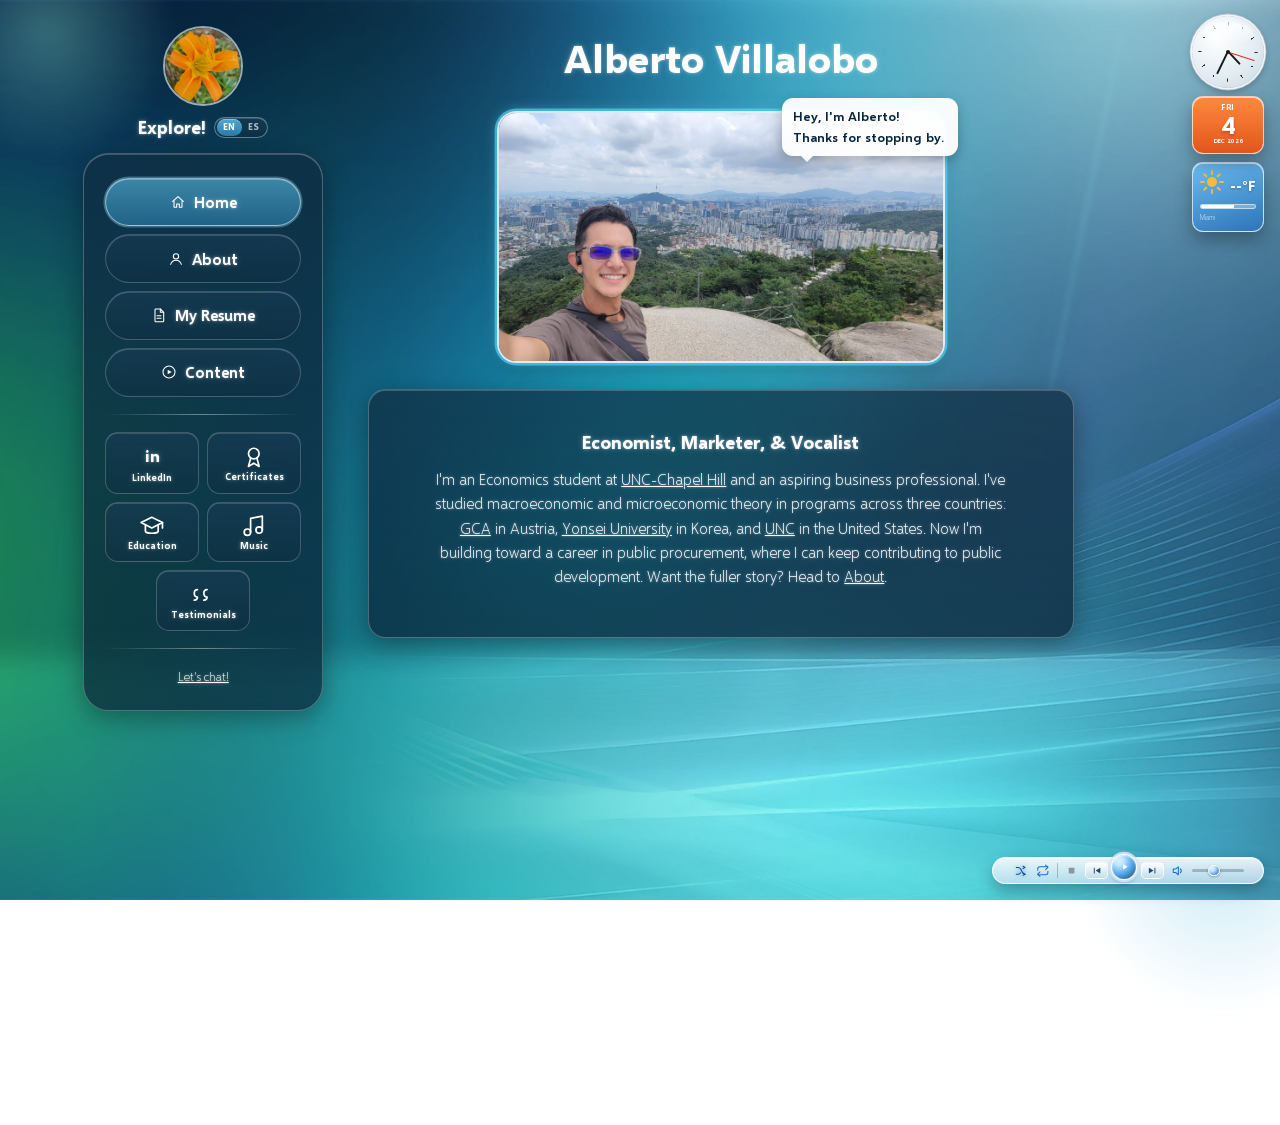
<file: index.html>
<!DOCTYPE html>
<html lang="en">
<head>
  <meta charset="UTF-8">
  <meta name="viewport" content="width=device-width, initial-scale=1.0">
  <title>Alberto Villalobo | Economist</title>
  <meta name="description" content="Hey, I'm Alberto! Economist, marketer, and vocalist studying Economics at UNC-Chapel Hill, with study in Austria and Korea, building toward a career in public procurement.">
  <meta property="og:title" content="Alberto Villalobo | Economist">
  <meta property="og:description" content="Hey, I'm Alberto! Economist, marketer, and vocalist studying Economics at UNC-Chapel Hill, with study in Austria and Korea, building toward a career in public procurement.">
  <link rel="icon" href="favicon.ico" sizes="any">
  <link rel="stylesheet" href="style.css">
</head>
<body>

  <div class="bg-orb top" aria-hidden="true"></div>
  <div class="bg-orb bottom" aria-hidden="true"></div>

  <div class="gadget-stack" aria-hidden="true">
    <div class="gadget-clock">
      <div class="ticks"></div>
      <div class="sheen"></div>
      <div class="hand clock-hour"></div>
      <div class="hand clock-min"></div>
      <div class="hand clock-sec"></div>
      <div class="clock-center"></div>
    </div>
    <div class="gadget-tile gadget-calendar">
      <span class="cal-day">--</span>
      <span class="cal-date">--</span>
      <span class="cal-month">--</span>
    </div>
    <div class="gadget-tile gadget-weather">
      <div class="weather-top">
        <span class="weather-icon"><svg viewBox="0 0 24 24" stroke="#f5b942" stroke-width="2" stroke-linecap="round" fill="none"><circle cx="12" cy="12" r="5" fill="#f5b942" stroke="none"/><line x1="12" y1="1" x2="12" y2="4"/><line x1="12" y1="20" x2="12" y2="23"/><line x1="1" y1="12" x2="4" y2="12"/><line x1="20" y1="12" x2="23" y2="12"/><line x1="4.2" y1="4.2" x2="6.3" y2="6.3"/><line x1="17.7" y1="17.7" x2="19.8" y2="19.8"/><line x1="4.2" y1="19.8" x2="6.3" y2="17.7"/><line x1="17.7" y1="6.3" x2="19.8" y2="4.2"/></svg></span>
        <span class="weather-temp">--&deg;</span>
      </div>
      <div class="weather-bar"><div class="weather-bar-fill"></div></div>
      <span class="weather-loc">Miami</span>
    </div>
  </div>

  <div class="media-player" aria-label="Music player">
    <div id="ytPlayerHost" style="position:fixed;left:-9999px;top:-9999px;width:1px;height:1px;overflow:hidden;opacity:0;pointer-events:none;"></div>
    <div class="mp-now-playing" id="mpNowPlaying"></div>
    <div class="mp-bar">
      <button class="mp-flat-icon" id="mpShuffleBtn" title="Shuffle">
        <svg viewBox="0 0 24 24" fill="none" stroke="currentColor" stroke-width="1.8" stroke-linecap="round" stroke-linejoin="round"><path d="M4 6h3.5c2 0 3 1 4 2.5L15.5 16c1 1.5 2 2.5 4 2.5"/><path d="M4 18h3.5c2 0 3-1 4-2.5"/><path d="M16 4l3.5 2-3.5 2"/><path d="M16 20l3.5-2-3.5-2"/></svg>
      </button>
      <button class="mp-flat-icon" id="mpRepeatBtn" title="Repeat">
        <svg viewBox="0 0 24 24" fill="none" stroke="currentColor" stroke-width="1.8" stroke-linecap="round" stroke-linejoin="round"><path d="M17 2l4 4-4 4"/><path d="M3 11V9a4 4 0 0 1 4-4h14"/><path d="M7 22l-4-4 4-4"/><path d="M21 13v2a4 4 0 0 1-4 4H3"/></svg>
      </button>
      <span class="mp-divider"></span>
      <button class="mp-stop-icon" id="mpStopBtn" title="Stop">
        <svg viewBox="0 0 24 24" fill="currentColor"><rect x="6" y="6" width="12" height="12" rx="1"/></svg>
      </button>
      <div class="mp-transport">
        <button class="mp-rect-btn" id="mpPrevBtn" title="Previous">
          <svg viewBox="0 0 24 24" fill="currentColor"><path d="M6 6h2v12H6zM20 6L10 12l10 6z"/></svg>
        </button>
        <button class="mp-play" id="mpPlayBtn" title="Play">
          <svg viewBox="0 0 24 24" fill="currentColor"><path d="M8 5v14l11-7z"/></svg>
        </button>
        <button class="mp-rect-btn" id="mpNextBtn" title="Next">
          <svg viewBox="0 0 24 24" fill="currentColor"><path d="M16 6h2v12h-2zM4 6l10 6-10 6z"/></svg>
        </button>
      </div>
      <button class="mp-flat-icon" id="mpMuteBtn" title="Mute">
        <svg viewBox="0 0 24 24" fill="none" stroke="currentColor" stroke-width="1.8" stroke-linecap="round" stroke-linejoin="round"><path d="M4 9v6h4l5 4V5L8 9H4z"/><path d="M16.5 8.5a5 5 0 0 1 0 7"/></svg>
      </button>
      <input type="range" class="mp-volume" id="mpVolume" min="0" max="100" value="40">
    </div>
  </div>

  <div class="page-shell">
  <div class="sidebar-col">
  <div class="sidebar-brand">
    <img class="sidebar-avatar" src="assets/photo-flower.jpg" alt="Alberto Villalobo">
    <div class="brand-row"><span data-i18n="brand.explore">Explore!</span><button class="lang-toggle" type="button" title="English / Español" aria-label="Switch language: English / Español"><span data-lang="en">EN</span><span data-lang="es">ES</span></button></div>
  </div>

  <aside class="sidebar glass">
    <ul class="sidebar-nav">
      <li><a href="index.html" class="active"><svg viewBox="0 0 24 24" fill="none" stroke="currentColor" stroke-width="1.6" stroke-linecap="round" stroke-linejoin="round"><path d="M4 11 12 4l8 7"/><path d="M6 10v9a1 1 0 0 0 1 1h3v-5h4v5h3a1 1 0 0 0 1-1v-9"/></svg><span data-i18n="nav.home">Home</span></a></li>
      <li><a href="about.html"><svg viewBox="0 0 24 24" fill="none" stroke="currentColor" stroke-width="1.6" stroke-linecap="round" stroke-linejoin="round"><circle cx="12" cy="8" r="4"/><path d="M4 20c1.5-4 5-6 8-6s6.5 2 8 6"/></svg><span data-i18n="nav.about">About</span></a></li>
      <li><a href="Alberto_Villalobo_Resume.pdf"><svg viewBox="0 0 24 24" fill="none" stroke="currentColor" stroke-width="1.6" stroke-linecap="round" stroke-linejoin="round"><path d="M7 3h7l5 5v13a1 1 0 0 1-1 1H7a1 1 0 0 1-1-1V4a1 1 0 0 1 1-1Z"/><path d="M14 3v5h5"/><path d="M9 13h6M9 17h6"/></svg><span data-i18n="nav.resume">My Resume</span></a></li>
      <li><a href="content.html"><svg viewBox="0 0 24 24" fill="none" stroke="currentColor" stroke-width="1.6" stroke-linecap="round" stroke-linejoin="round"><circle cx="12" cy="12" r="9"/><path d="M10 8.5v7l6-3.5-6-3.5Z" fill="currentColor" stroke="none"/></svg><span data-i18n="nav.content">Content</span></a></li>
    </ul>

    <div class="divider"></div>

    <div class="utility-grid">
      <a class="utility-tile" href="https://www.linkedin.com/in/villaloboalberto" target="_blank" title="LinkedIn">
        <span class="li-mark">in</span>
        <span class="tile-label" data-i18n="tile.linkedin">LinkedIn</span>
      </a>
      <a class="utility-tile" href="certificates.html" title="Certificates">
        <svg viewBox="0 0 24 24" fill="none" stroke="currentColor" stroke-width="1.6" stroke-linecap="round" stroke-linejoin="round"><circle cx="12" cy="9" r="5"/><path d="M9 13.5 7 21l5-3 5 3-2-7.5"/></svg>
        <span class="tile-label" data-i18n="tile.certificates">Certificates</span>
      </a>
      <a class="utility-tile" href="education.html" title="Education">
        <svg viewBox="0 0 24 24" fill="none" stroke="currentColor" stroke-width="1.6" stroke-linecap="round" stroke-linejoin="round"><path d="M12 4 2 9l10 5 10-5-10-5Z"/><path d="M6 11.5V17c0 1 2.5 2 6 2s6-1 6-2v-5.5"/><path d="M22 9v5"/></svg>
        <span class="tile-label" data-i18n="tile.education">Education</span>
      </a>
      <a class="utility-tile gallery-link" href="gallery.html" title="Gallery">
        <svg viewBox="0 0 24 24" fill="none" stroke="currentColor" stroke-width="1.6" stroke-linecap="round" stroke-linejoin="round"><rect x="3" y="4" width="18" height="16" rx="2"/><circle cx="8.5" cy="9.5" r="1.5"/><path d="M21 16l-5-5-4 4-3-3-6 6"/></svg>
        <span class="tile-label" data-i18n="tile.gallery">Gallery</span>
      </a>
      <a class="utility-tile" href="music.html" title="Music">
        <svg viewBox="0 0 24 24" fill="none" stroke="currentColor" stroke-width="1.6" stroke-linecap="round" stroke-linejoin="round"><path d="M9 18V5l11-2v13"/><circle cx="6" cy="18" r="3"/><circle cx="17" cy="16" r="3"/></svg>
        <span class="tile-label" data-i18n="tile.music">Music</span>
      </a>
      <a class="utility-tile" href="testimonials.html" title="Testimonials">
        <svg viewBox="0 0 24 24" fill="none" stroke="currentColor" stroke-width="1.6" stroke-linecap="round" stroke-linejoin="round"><path d="M7 8c-2 0-3 1.5-3 3.5S5 15 7 15c0 2-1 3-3 3"/><path d="M16 8c-2 0-3 1.5-3 3.5s1 3.5 3 3.5c0 2-1 3-3 3"/></svg>
        <span class="tile-label" data-i18n="tile.testimonials">Testimonials</span>
      </a>
    </div>

    <div class="divider"></div>

    <div class="sidebar-footer">
      <p><a href="mailto:villaloboalb@gmail.com" data-i18n="footer.chat">Let's chat!</a></p>
    </div>
  </aside>
  </div>

  <main class="main-content fit-screen">
  <div class="wrapper">

    <header class="main-title">
      <h1>Alberto Villalobo</h1>
    </header>

    <div class="mascot-row">
      <figure class="mascot-image-container">
        <div class="speech-bubble-container">
          <div class="speech-bubble" data-i18n="home.bubble">Hey, I'm Alberto! Thanks for stopping by.</div>
        </div>
        <div class="photo-carousel">
          <img class="carousel-slide active" src="assets/photo-seoul-view.jpg" alt="Alberto overlooking Seoul">
          <img class="carousel-slide" src="assets/photo-palace.jpg" alt="Alberto at a palace in Seoul">
          <img class="carousel-slide" src="assets/photo-nightview.jpg" alt="Alberto overlooking Seoul at night">
          <img class="carousel-slide" src="assets/photo-amusementpark.jpg" alt="Alberto overlooking an amusement park">
          <img class="carousel-slide" src="assets/photo-yonsei.jpg" alt="Alberto at Yonsei University">
        </div>
      </figure>
    </div>

    <section class="panel glass main-box">
      <div class="main-text">
        <p><span class="welcome-span" data-i18n="home.headline">Economist, Marketer, &amp; Vocalist</span></p>
        <p data-i18n="home.intro">
          I'm an Economics student at <a href="https://www.unc.edu" target="_blank">UNC-Chapel Hill</a> and an aspiring business professional. I've studied macroeconomic and microeconomic theory in programs across three countries: <a href="https://globalcitizenshipalliance.org" target="_blank">GCA</a> in Austria, <a href="https://www.yonsei.ac.kr" target="_blank">Yonsei University</a> in Korea, and <a href="https://www.unc.edu" target="_blank">UNC</a> in the United States. Now I'm building toward a career in public procurement, where I can keep contributing to public development. Want the fuller story? Head to <a href="about.html">About</a>.
        </p>
      </div>
    </section>

  </div>
  </main>
  </div>

  <script>
    document.querySelectorAll('.photo-carousel, .journey-carousel').forEach((carousel, i) => {
      const slides = carousel.querySelectorAll('.carousel-slide');
      if (!slides.length) return;
      let current = 0;
      setInterval(() => {
        slides[current].classList.remove('active');
        current = (current + 1) % slides.length;
        slides[current].classList.add('active');
      }, 4000 + i * 300);
    });
  </script>

  <script>
    function updateGadgets() {
      const now = new Date();
      const est = new Date(now.toLocaleString('en-US', { timeZone: 'America/New_York' }));
      const h = est.getHours() % 12;
      const m = est.getMinutes();
      const s = est.getSeconds();
      const hourDeg = (h + m / 60) * 30;
      const minDeg = (m + s / 60) * 6;
      const secDeg = s * 6;
      document.querySelectorAll('.clock-hour').forEach(el => el.style.transform = `translateX(-50%) rotate(${hourDeg}deg)`);
      document.querySelectorAll('.clock-min').forEach(el => el.style.transform = `translateX(-50%) rotate(${minDeg}deg)`);
      document.querySelectorAll('.clock-sec').forEach(el => el.style.transform = `translateX(-50%) rotate(${secDeg}deg)`);
      const dayName = est.toLocaleString('en-US', { weekday: 'short' }).toUpperCase();
      const monthYear = est.toLocaleString('en-US', { month: 'short', year: 'numeric' });
      document.querySelectorAll('.cal-day').forEach(el => el.textContent = dayName);
      document.querySelectorAll('.cal-date').forEach(el => el.textContent = est.getDate());
      document.querySelectorAll('.cal-month').forEach(el => el.textContent = monthYear);
    }
    updateGadgets();
    setInterval(updateGadgets, 1000);

    async function updateWeather() {
      try {
        const res = await fetch('https://api.open-meteo.com/v1/forecast?latitude=25.7617&longitude=-80.1918&current=temperature_2m&temperature_unit=fahrenheit&timezone=America%2FNew_York');
        const data = await res.json();
        const temp = Math.round(data.current.temperature_2m);
        document.querySelectorAll('.weather-temp').forEach(el => el.textContent = temp + '°F');
      } catch (e) {
        document.querySelectorAll('.weather-temp').forEach(el => el.textContent = '--°F');
      }
    }
    updateWeather();
    setInterval(updateWeather, 900000);
  </script>

  <script src="assets/js/i18n.js"></script>
  <script src="assets/js/links.js"></script>
  <script src="assets/js/fit-scale.js"></script>
  <script src="assets/js/media-player.js"></script>

</body>
</html>
</file>
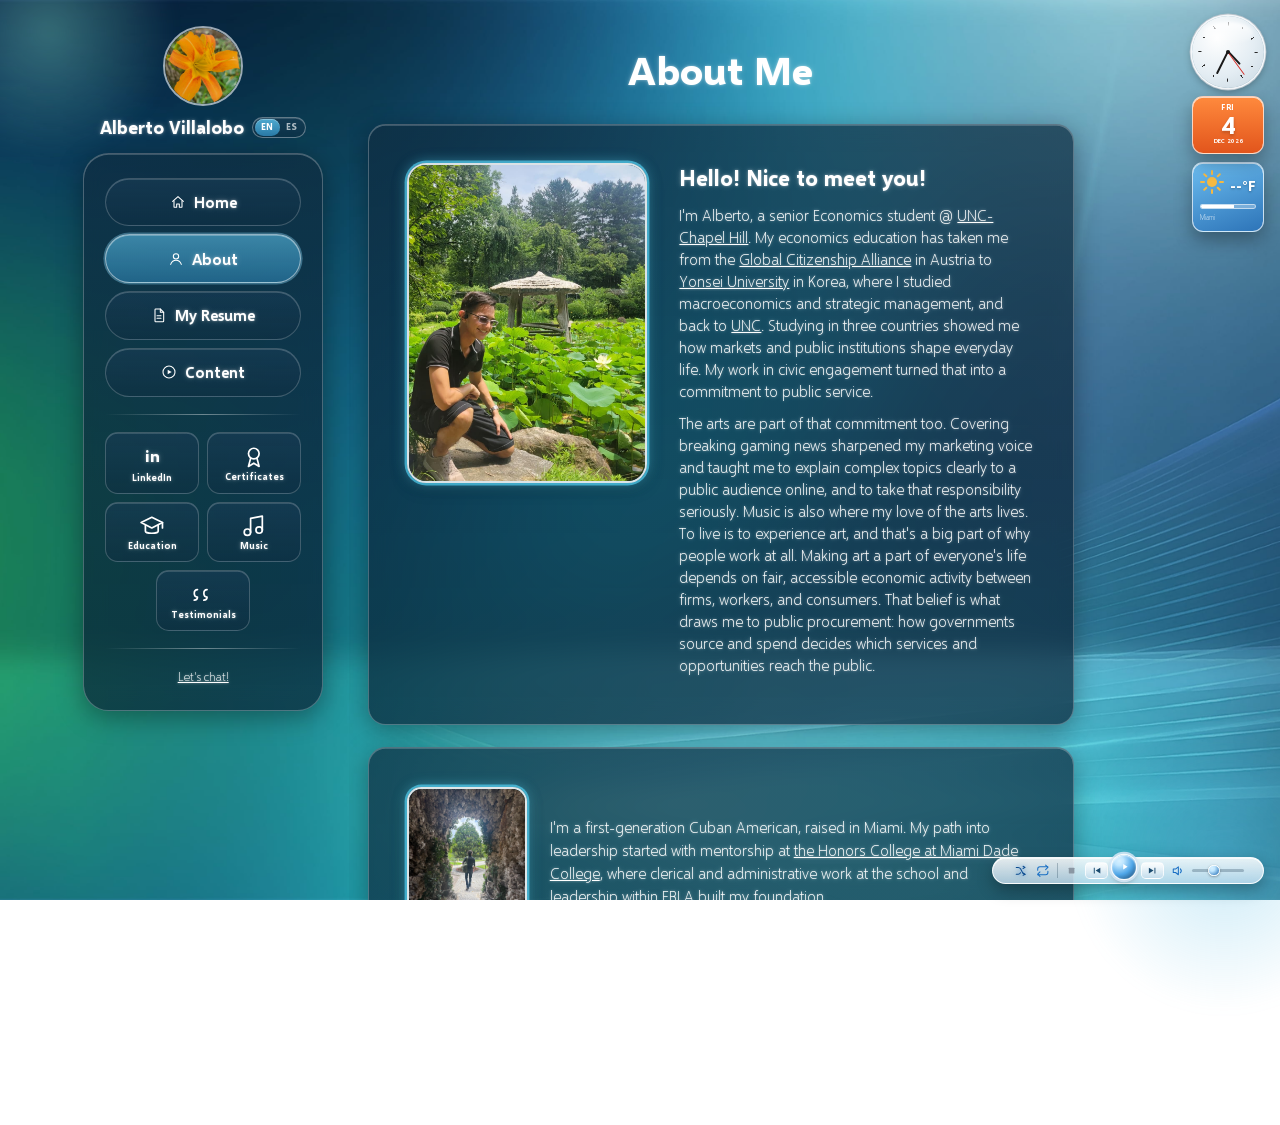
<file: about.html>
<!DOCTYPE html>
<html lang="en">
<head>
  <meta charset="UTF-8">
  <meta name="viewport" content="width=device-width, initial-scale=1.0">
  <title>About Me | Alberto Villalobo</title>
  <link rel="icon" href="favicon.ico" sizes="any">
  <link rel="stylesheet" href="style.css">
</head>
<body>

  <div class="bg-orb top" aria-hidden="true"></div>
  <div class="bg-orb bottom" aria-hidden="true"></div>

  <div class="gadget-stack" aria-hidden="true">
    <div class="gadget-clock">
      <div class="ticks"></div>
      <div class="sheen"></div>
      <div class="hand clock-hour"></div>
      <div class="hand clock-min"></div>
      <div class="hand clock-sec"></div>
      <div class="clock-center"></div>
    </div>
    <div class="gadget-tile gadget-calendar">
      <span class="cal-day">--</span>
      <span class="cal-date">--</span>
      <span class="cal-month">--</span>
    </div>
    <div class="gadget-tile gadget-weather">
      <div class="weather-top">
        <span class="weather-icon"><svg viewBox="0 0 24 24" stroke="#f5b942" stroke-width="2" stroke-linecap="round" fill="none"><circle cx="12" cy="12" r="5" fill="#f5b942" stroke="none"/><line x1="12" y1="1" x2="12" y2="4"/><line x1="12" y1="20" x2="12" y2="23"/><line x1="1" y1="12" x2="4" y2="12"/><line x1="20" y1="12" x2="23" y2="12"/><line x1="4.2" y1="4.2" x2="6.3" y2="6.3"/><line x1="17.7" y1="17.7" x2="19.8" y2="19.8"/><line x1="4.2" y1="19.8" x2="6.3" y2="17.7"/><line x1="17.7" y1="6.3" x2="19.8" y2="4.2"/></svg></span>
        <span class="weather-temp">--&deg;</span>
      </div>
      <div class="weather-bar"><div class="weather-bar-fill"></div></div>
      <span class="weather-loc">Miami</span>
    </div>
  </div>

  <div class="media-player" aria-label="Music player">
    <div id="ytPlayerHost" style="position:fixed;left:-9999px;top:-9999px;width:1px;height:1px;overflow:hidden;opacity:0;pointer-events:none;"></div>
    <div class="mp-now-playing" id="mpNowPlaying"></div>
    <div class="mp-bar">
      <button class="mp-flat-icon" id="mpShuffleBtn" title="Shuffle">
        <svg viewBox="0 0 24 24" fill="none" stroke="currentColor" stroke-width="1.8" stroke-linecap="round" stroke-linejoin="round"><path d="M4 6h3.5c2 0 3 1 4 2.5L15.5 16c1 1.5 2 2.5 4 2.5"/><path d="M4 18h3.5c2 0 3-1 4-2.5"/><path d="M16 4l3.5 2-3.5 2"/><path d="M16 20l3.5-2-3.5-2"/></svg>
      </button>
      <button class="mp-flat-icon" id="mpRepeatBtn" title="Repeat">
        <svg viewBox="0 0 24 24" fill="none" stroke="currentColor" stroke-width="1.8" stroke-linecap="round" stroke-linejoin="round"><path d="M17 2l4 4-4 4"/><path d="M3 11V9a4 4 0 0 1 4-4h14"/><path d="M7 22l-4-4 4-4"/><path d="M21 13v2a4 4 0 0 1-4 4H3"/></svg>
      </button>
      <span class="mp-divider"></span>
      <button class="mp-stop-icon" id="mpStopBtn" title="Stop">
        <svg viewBox="0 0 24 24" fill="currentColor"><rect x="6" y="6" width="12" height="12" rx="1"/></svg>
      </button>
      <div class="mp-transport">
        <button class="mp-rect-btn" id="mpPrevBtn" title="Previous">
          <svg viewBox="0 0 24 24" fill="currentColor"><path d="M6 6h2v12H6zM20 6L10 12l10 6z"/></svg>
        </button>
        <button class="mp-play" id="mpPlayBtn" title="Play">
          <svg viewBox="0 0 24 24" fill="currentColor"><path d="M8 5v14l11-7z"/></svg>
        </button>
        <button class="mp-rect-btn" id="mpNextBtn" title="Next">
          <svg viewBox="0 0 24 24" fill="currentColor"><path d="M16 6h2v12h-2zM4 6l10 6-10 6z"/></svg>
        </button>
      </div>
      <button class="mp-flat-icon" id="mpMuteBtn" title="Mute">
        <svg viewBox="0 0 24 24" fill="none" stroke="currentColor" stroke-width="1.8" stroke-linecap="round" stroke-linejoin="round"><path d="M4 9v6h4l5 4V5L8 9H4z"/><path d="M16.5 8.5a5 5 0 0 1 0 7"/></svg>
      </button>
      <input type="range" class="mp-volume" id="mpVolume" min="0" max="100" value="40">
    </div>
  </div>

  <div class="page-shell">
  <div class="sidebar-col">
  <div class="sidebar-brand">
    <img class="sidebar-avatar" src="assets/photo-flower.jpg" alt="Alberto Villalobo">
    <div class="brand-row"><span>Alberto Villalobo</span><button class="lang-toggle" type="button" title="English / Español" aria-label="Switch language: English / Español"><span data-lang="en">EN</span><span data-lang="es">ES</span></button></div>
  </div>

  <aside class="sidebar glass">
    <ul class="sidebar-nav">
      <li><a href="index.html"><svg viewBox="0 0 24 24" fill="none" stroke="currentColor" stroke-width="1.6" stroke-linecap="round" stroke-linejoin="round"><path d="M4 11 12 4l8 7"/><path d="M6 10v9a1 1 0 0 0 1 1h3v-5h4v5h3a1 1 0 0 0 1-1v-9"/></svg><span data-i18n="nav.home">Home</span></a></li>
      <li><a href="about.html" class="active"><svg viewBox="0 0 24 24" fill="none" stroke="currentColor" stroke-width="1.6" stroke-linecap="round" stroke-linejoin="round"><circle cx="12" cy="8" r="4"/><path d="M4 20c1.5-4 5-6 8-6s6.5 2 8 6"/></svg><span data-i18n="nav.about">About</span></a></li>
      <li><a href="Alberto_Villalobo_Resume.pdf"><svg viewBox="0 0 24 24" fill="none" stroke="currentColor" stroke-width="1.6" stroke-linecap="round" stroke-linejoin="round"><path d="M7 3h7l5 5v13a1 1 0 0 1-1 1H7a1 1 0 0 1-1-1V4a1 1 0 0 1 1-1Z"/><path d="M14 3v5h5"/><path d="M9 13h6M9 17h6"/></svg><span data-i18n="nav.resume">My Resume</span></a></li>
      <li><a href="content.html"><svg viewBox="0 0 24 24" fill="none" stroke="currentColor" stroke-width="1.6" stroke-linecap="round" stroke-linejoin="round"><circle cx="12" cy="12" r="9"/><path d="M10 8.5v7l6-3.5-6-3.5Z" fill="currentColor" stroke="none"/></svg><span data-i18n="nav.content">Content</span></a></li>
    </ul>

    <div class="divider"></div>

    <div class="utility-grid">
      <a class="utility-tile" href="https://www.linkedin.com/in/villaloboalberto" target="_blank" title="LinkedIn">
        <span class="li-mark">in</span>
        <span class="tile-label" data-i18n="tile.linkedin">LinkedIn</span>
      </a>
      <a class="utility-tile" href="certificates.html" title="Certificates">
        <svg viewBox="0 0 24 24" fill="none" stroke="currentColor" stroke-width="1.6" stroke-linecap="round" stroke-linejoin="round"><circle cx="12" cy="9" r="5"/><path d="M9 13.5 7 21l5-3 5 3-2-7.5"/></svg>
        <span class="tile-label" data-i18n="tile.certificates">Certificates</span>
      </a>
      <a class="utility-tile" href="education.html" title="Education">
        <svg viewBox="0 0 24 24" fill="none" stroke="currentColor" stroke-width="1.6" stroke-linecap="round" stroke-linejoin="round"><path d="M12 4 2 9l10 5 10-5-10-5Z"/><path d="M6 11.5V17c0 1 2.5 2 6 2s6-1 6-2v-5.5"/><path d="M22 9v5"/></svg>
        <span class="tile-label" data-i18n="tile.education">Education</span>
      </a>
      <a class="utility-tile gallery-link" href="gallery.html" title="Gallery">
        <svg viewBox="0 0 24 24" fill="none" stroke="currentColor" stroke-width="1.6" stroke-linecap="round" stroke-linejoin="round"><rect x="3" y="4" width="18" height="16" rx="2"/><circle cx="8.5" cy="9.5" r="1.5"/><path d="M21 16l-5-5-4 4-3-3-6 6"/></svg>
        <span class="tile-label" data-i18n="tile.gallery">Gallery</span>
      </a>
      <a class="utility-tile" href="music.html" title="Music">
        <svg viewBox="0 0 24 24" fill="none" stroke="currentColor" stroke-width="1.6" stroke-linecap="round" stroke-linejoin="round"><path d="M9 18V5l11-2v13"/><circle cx="6" cy="18" r="3"/><circle cx="17" cy="16" r="3"/></svg>
        <span class="tile-label" data-i18n="tile.music">Music</span>
      </a>
      <a class="utility-tile" href="testimonials.html" title="Testimonials">
        <svg viewBox="0 0 24 24" fill="none" stroke="currentColor" stroke-width="1.6" stroke-linecap="round" stroke-linejoin="round"><path d="M7 8c-2 0-3 1.5-3 3.5S5 15 7 15c0 2-1 3-3 3"/><path d="M16 8c-2 0-3 1.5-3 3.5s1 3.5 3 3.5c0 2-1 3-3 3"/></svg>
        <span class="tile-label" data-i18n="tile.testimonials">Testimonials</span>
      </a>
    </div>

    <div class="divider"></div>

    <div class="sidebar-footer">
      <p><a href="mailto:villaloboalb@gmail.com" data-i18n="footer.chat">Let's chat!</a></p>
    </div>
  </aside>
  </div>

  <main class="main-content">
  <div class="wrapper">

    <header class="main-title">
      <h1 data-i18n="title.about">About Me</h1>
    </header>

    <section class="panel glass main-box">
      <div class="about-columns">
        <div class="photo-carousel portrait">
          <img class="carousel-slide active" src="assets/gallery/WhatsApp Image 2026-09-19 at 11.38.49.jpeg" alt="Alberto in Korea">
        </div>

        <div class="about-text">
          <p class="greeting" data-i18n="about.greeting">Hello! Nice to meet you!</p>
          <p data-i18n="about.intro1">
            I'm Alberto, a senior Economics student @ <a href="https://www.unc.edu" target="_blank">UNC-Chapel Hill</a>. My economics education has taken me from the <a href="https://globalcitizenshipalliance.org" target="_blank">Global Citizenship Alliance</a> in Austria to <a href="https://www.yonsei.ac.kr" target="_blank">Yonsei University</a> in Korea, where I studied macroeconomics and strategic management, and back to <a href="https://www.unc.edu" target="_blank">UNC</a>. Studying in three countries showed me how markets and public institutions shape everyday life. My work in civic engagement turned that into a commitment to public service.
          </p>
          <p data-i18n="about.intro2">
            The arts are part of that commitment too. Covering breaking gaming news sharpened my marketing voice and taught me to explain complex topics clearly to a public audience online, and to take that responsibility seriously. Music is also where my love of the arts lives. To live is to experience art, and that's a big part of why people work at all. Making art a part of everyone's life depends on fair, accessible economic activity between firms, workers, and consumers. That belief is what draws me to public procurement: how governments source and spend decides which services and opportunities reach the public.
          </p>
        </div>
      </div>
    </section>

    <section class="panel glass main-box">
      <div class="journey">

        <div class="journey-row">
          <div class="journey-carousel portrait">
            <img class="carousel-slide active" src="assets/gallery/WhatsApp Image 2026-09-18 at 23.12.13 (1).jpeg" alt="Vizcaya, Miami">
            <img class="carousel-slide" src="assets/gallery/WhatsApp Image 2026-09-18 at 23.45.59.jpeg" alt="Miami">
          </div>
          <div class="journey-text">
            <p data-i18n="about.journey1">I'm a first-generation Cuban American, raised in Miami. My path into leadership started with mentorship at <a href="https://www.mdc.edu/honorscollege/" target="_blank">the Honors College at Miami Dade College</a>, where clerical and administrative work at the school and leadership within <a href="https://www.fbla.org" target="_blank">FBLA</a> built my foundation.</p>
          </div>
        </div>

        <div class="journey-row reverse">
          <div class="journey-carousel landscape">
            <img class="carousel-slide active" src="assets/gallery/WhatsApp Image 2026-09-18 at 23.45.58 (1).jpeg" alt="Alberto traveling">
          </div>
          <div class="journey-text">
            <p data-i18n="about.journey2">That foundation took me to Europe for the first time with the <a href="https://globalcitizenshipalliance.org" target="_blank">Global Citizenship Alliance</a>, then into civic engagement, and from there into sales at First Wave AI, where I learned to sell and build relationships professionally.</p>
          </div>
        </div>

        <div class="journey-row">
          <div class="journey-carousel landscape">
            <img class="carousel-slide active" src="assets/gallery/WhatsApp Image 2026-09-18 at 23.11.58 (2).jpeg" alt="Kenan Stadium, UNC-Chapel Hill">
            <img class="carousel-slide" src="assets/gallery/WhatsApp Image 2026-09-18 at 23.11.58 (1).jpeg" alt="UNC-Chapel Hill campus">
          </div>
          <div class="journey-text">
            <p data-i18n="about.journey3">I carried that momentum into a transfer to <a href="https://www.unc.edu" target="_blank">UNC-Chapel Hill</a>, choosing it over other offers from Babson College, the University of Wisconsin, USC, UCF, and FSU.</p>
          </div>
        </div>

        <div class="journey-row center">
          <div class="journey-carousel wide">
            <img class="carousel-slide active" src="assets/gallery/WhatsApp Image 2026-09-18 at 23.11.58.jpeg" alt="UNC-Chapel Hill campus">
          </div>
          <div class="journey-text">
            <p data-i18n="about.journey4">At <a href="https://www.unc.edu" target="_blank">UNC</a>, econometrics has been my biggest academic challenge yet. Alongside it, I started at Demystified Studios as a QA tester for an educational program in business entrepreneurship, then moved into a marketing internship.</p>
          </div>
        </div>

        <div class="journey-row center">
          <div class="journey-carousel wide">
            <img class="carousel-slide active" src="assets/gallery/WhatsApp Image 2026-09-18 at 23.12.17 (2).jpeg" alt="Alberto in Korea">
            <img class="carousel-slide" src="assets/gallery/WhatsApp Image 2026-09-18 at 23.12.20.jpeg" alt="Alberto in Korea">
          </div>
          <div class="journey-text">
            <p data-i18n="about.journey5">That role took me to <a href="https://www.yonsei.ac.kr" target="_blank">Yonsei University</a> in South Korea, where I studied macroeconomics and strategic management.</p>
          </div>
        </div>

        <div class="journey-row center">
          <div class="journey-carousel wide">
            <img class="carousel-slide active" src="assets/gallery/WhatsApp Image 2026-09-18 at 23.12.28.jpeg" alt="Alberto in Korea">
            <img class="carousel-slide" src="assets/gallery/WhatsApp Image 2026-09-18 at 23.12.31.jpeg" alt="Alberto in Korea">
          </div>
          <div class="journey-text">
            <p data-i18n="about.journey6">Now, I'm an aspiring procurement professional. I try to stay holistic in how I work, and that range of experience, spanning cultures, countries, and industries, has sharpened the people skills I bring into every room.</p>
          </div>
        </div>

      </div>
    </section>

  </div>
  </main>
  </div>

  <script>
    document.querySelectorAll('.photo-carousel, .journey-carousel').forEach((carousel, i) => {
      const slides = carousel.querySelectorAll('.carousel-slide');
      if (!slides.length) return;
      let current = 0;
      setInterval(() => {
        slides[current].classList.remove('active');
        current = (current + 1) % slides.length;
        slides[current].classList.add('active');
      }, 4000 + i * 300);
    });
  </script>

  <script>
    function updateGadgets() {
      const now = new Date();
      const est = new Date(now.toLocaleString('en-US', { timeZone: 'America/New_York' }));
      const h = est.getHours() % 12;
      const m = est.getMinutes();
      const s = est.getSeconds();
      const hourDeg = (h + m / 60) * 30;
      const minDeg = (m + s / 60) * 6;
      const secDeg = s * 6;
      document.querySelectorAll('.clock-hour').forEach(el => el.style.transform = `translateX(-50%) rotate(${hourDeg}deg)`);
      document.querySelectorAll('.clock-min').forEach(el => el.style.transform = `translateX(-50%) rotate(${minDeg}deg)`);
      document.querySelectorAll('.clock-sec').forEach(el => el.style.transform = `translateX(-50%) rotate(${secDeg}deg)`);
      const dayName = est.toLocaleString('en-US', { weekday: 'short' }).toUpperCase();
      const monthYear = est.toLocaleString('en-US', { month: 'short', year: 'numeric' });
      document.querySelectorAll('.cal-day').forEach(el => el.textContent = dayName);
      document.querySelectorAll('.cal-date').forEach(el => el.textContent = est.getDate());
      document.querySelectorAll('.cal-month').forEach(el => el.textContent = monthYear);
    }
    updateGadgets();
    setInterval(updateGadgets, 1000);

    async function updateWeather() {
      try {
        const res = await fetch('https://api.open-meteo.com/v1/forecast?latitude=25.7617&longitude=-80.1918&current=temperature_2m&temperature_unit=fahrenheit&timezone=America%2FNew_York');
        const data = await res.json();
        const temp = Math.round(data.current.temperature_2m);
        document.querySelectorAll('.weather-temp').forEach(el => el.textContent = temp + '°F');
      } catch (e) {
        document.querySelectorAll('.weather-temp').forEach(el => el.textContent = '--°F');
      }
    }
    updateWeather();
    setInterval(updateWeather, 900000);
  </script>

  <script src="assets/js/i18n.js"></script>
  <script src="assets/js/links.js"></script>
  <script src="assets/js/fit-scale.js"></script>
  <script src="assets/js/media-player.js"></script>

</body>
</html>
</file>
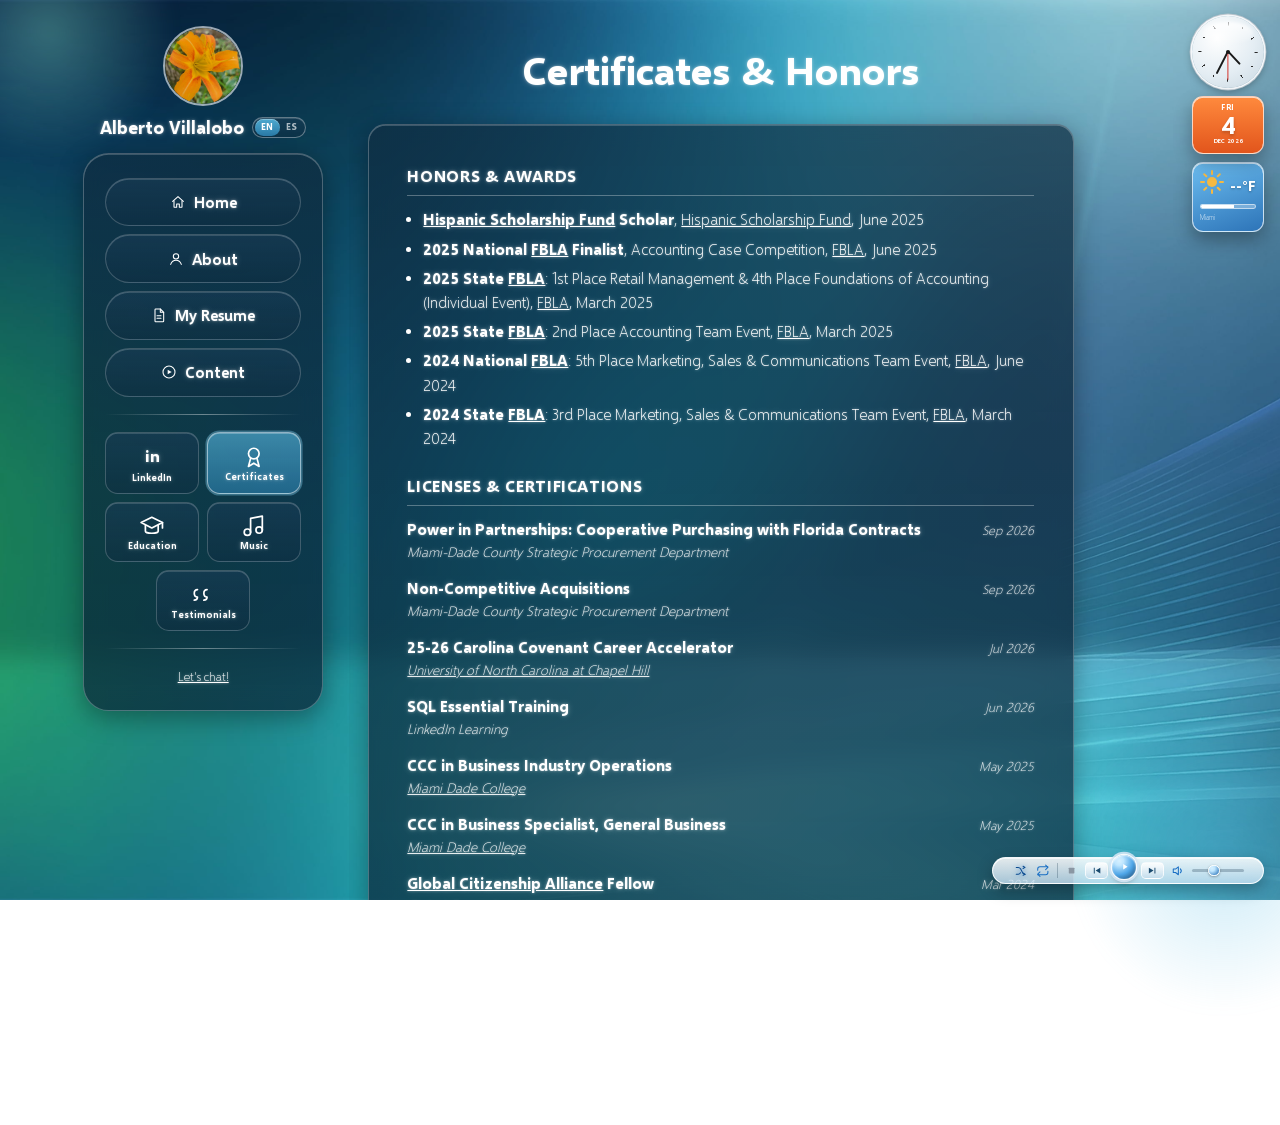
<file: certificates.html>
<!DOCTYPE html>
<html lang="en">
<head>
  <meta charset="UTF-8">
  <meta name="viewport" content="width=device-width, initial-scale=1.0">
  <title>Certificates | Alberto Villalobo</title>
  <link rel="icon" href="favicon.ico" sizes="any">
  <link rel="stylesheet" href="style.css">
</head>
<body>

  <div class="bg-orb top" aria-hidden="true"></div>
  <div class="bg-orb bottom" aria-hidden="true"></div>

  <div class="gadget-stack" aria-hidden="true">
    <div class="gadget-clock">
      <div class="ticks"></div>
      <div class="sheen"></div>
      <div class="hand clock-hour"></div>
      <div class="hand clock-min"></div>
      <div class="hand clock-sec"></div>
      <div class="clock-center"></div>
    </div>
    <div class="gadget-tile gadget-calendar">
      <span class="cal-day">--</span>
      <span class="cal-date">--</span>
      <span class="cal-month">--</span>
    </div>
    <div class="gadget-tile gadget-weather">
      <div class="weather-top">
        <span class="weather-icon"><svg viewBox="0 0 24 24" stroke="#f5b942" stroke-width="2" stroke-linecap="round" fill="none"><circle cx="12" cy="12" r="5" fill="#f5b942" stroke="none"/><line x1="12" y1="1" x2="12" y2="4"/><line x1="12" y1="20" x2="12" y2="23"/><line x1="1" y1="12" x2="4" y2="12"/><line x1="20" y1="12" x2="23" y2="12"/><line x1="4.2" y1="4.2" x2="6.3" y2="6.3"/><line x1="17.7" y1="17.7" x2="19.8" y2="19.8"/><line x1="4.2" y1="19.8" x2="6.3" y2="17.7"/><line x1="17.7" y1="6.3" x2="19.8" y2="4.2"/></svg></span>
        <span class="weather-temp">--&deg;</span>
      </div>
      <div class="weather-bar"><div class="weather-bar-fill"></div></div>
      <span class="weather-loc">Miami</span>
    </div>
  </div>

  <div class="media-player" aria-label="Music player">
    <div id="ytPlayerHost" style="position:fixed;left:-9999px;top:-9999px;width:1px;height:1px;overflow:hidden;opacity:0;pointer-events:none;"></div>
    <div class="mp-now-playing" id="mpNowPlaying"></div>
    <div class="mp-bar">
      <button class="mp-flat-icon" id="mpShuffleBtn" title="Shuffle">
        <svg viewBox="0 0 24 24" fill="none" stroke="currentColor" stroke-width="1.8" stroke-linecap="round" stroke-linejoin="round"><path d="M4 6h3.5c2 0 3 1 4 2.5L15.5 16c1 1.5 2 2.5 4 2.5"/><path d="M4 18h3.5c2 0 3-1 4-2.5"/><path d="M16 4l3.5 2-3.5 2"/><path d="M16 20l3.5-2-3.5-2"/></svg>
      </button>
      <button class="mp-flat-icon" id="mpRepeatBtn" title="Repeat">
        <svg viewBox="0 0 24 24" fill="none" stroke="currentColor" stroke-width="1.8" stroke-linecap="round" stroke-linejoin="round"><path d="M17 2l4 4-4 4"/><path d="M3 11V9a4 4 0 0 1 4-4h14"/><path d="M7 22l-4-4 4-4"/><path d="M21 13v2a4 4 0 0 1-4 4H3"/></svg>
      </button>
      <span class="mp-divider"></span>
      <button class="mp-stop-icon" id="mpStopBtn" title="Stop">
        <svg viewBox="0 0 24 24" fill="currentColor"><rect x="6" y="6" width="12" height="12" rx="1"/></svg>
      </button>
      <div class="mp-transport">
        <button class="mp-rect-btn" id="mpPrevBtn" title="Previous">
          <svg viewBox="0 0 24 24" fill="currentColor"><path d="M6 6h2v12H6zM20 6L10 12l10 6z"/></svg>
        </button>
        <button class="mp-play" id="mpPlayBtn" title="Play">
          <svg viewBox="0 0 24 24" fill="currentColor"><path d="M8 5v14l11-7z"/></svg>
        </button>
        <button class="mp-rect-btn" id="mpNextBtn" title="Next">
          <svg viewBox="0 0 24 24" fill="currentColor"><path d="M16 6h2v12h-2zM4 6l10 6-10 6z"/></svg>
        </button>
      </div>
      <button class="mp-flat-icon" id="mpMuteBtn" title="Mute">
        <svg viewBox="0 0 24 24" fill="none" stroke="currentColor" stroke-width="1.8" stroke-linecap="round" stroke-linejoin="round"><path d="M4 9v6h4l5 4V5L8 9H4z"/><path d="M16.5 8.5a5 5 0 0 1 0 7"/></svg>
      </button>
      <input type="range" class="mp-volume" id="mpVolume" min="0" max="100" value="40">
    </div>
  </div>

  <div class="page-shell">
  <div class="sidebar-col">
  <div class="sidebar-brand">
    <img class="sidebar-avatar" src="assets/photo-flower.jpg" alt="Alberto Villalobo">
    <div class="brand-row"><span>Alberto Villalobo</span><button class="lang-toggle" type="button" title="English / Español" aria-label="Switch language: English / Español"><span data-lang="en">EN</span><span data-lang="es">ES</span></button></div>
  </div>

  <aside class="sidebar glass">
    <ul class="sidebar-nav">
      <li><a href="index.html"><svg viewBox="0 0 24 24" fill="none" stroke="currentColor" stroke-width="1.6" stroke-linecap="round" stroke-linejoin="round"><path d="M4 11 12 4l8 7"/><path d="M6 10v9a1 1 0 0 0 1 1h3v-5h4v5h3a1 1 0 0 0 1-1v-9"/></svg><span data-i18n="nav.home">Home</span></a></li>
      <li><a href="about.html"><svg viewBox="0 0 24 24" fill="none" stroke="currentColor" stroke-width="1.6" stroke-linecap="round" stroke-linejoin="round"><circle cx="12" cy="8" r="4"/><path d="M4 20c1.5-4 5-6 8-6s6.5 2 8 6"/></svg><span data-i18n="nav.about">About</span></a></li>
      <li><a href="Alberto_Villalobo_Resume.pdf"><svg viewBox="0 0 24 24" fill="none" stroke="currentColor" stroke-width="1.6" stroke-linecap="round" stroke-linejoin="round"><path d="M7 3h7l5 5v13a1 1 0 0 1-1 1H7a1 1 0 0 1-1-1V4a1 1 0 0 1 1-1Z"/><path d="M14 3v5h5"/><path d="M9 13h6M9 17h6"/></svg><span data-i18n="nav.resume">My Resume</span></a></li>
      <li><a href="content.html"><svg viewBox="0 0 24 24" fill="none" stroke="currentColor" stroke-width="1.6" stroke-linecap="round" stroke-linejoin="round"><circle cx="12" cy="12" r="9"/><path d="M10 8.5v7l6-3.5-6-3.5Z" fill="currentColor" stroke="none"/></svg><span data-i18n="nav.content">Content</span></a></li>
    </ul>

    <div class="divider"></div>

    <div class="utility-grid">
      <a class="utility-tile" href="https://www.linkedin.com/in/villaloboalberto" target="_blank" title="LinkedIn">
        <span class="li-mark">in</span>
        <span class="tile-label" data-i18n="tile.linkedin">LinkedIn</span>
      </a>
      <a class="utility-tile active" href="certificates.html" title="Certificates">
        <svg viewBox="0 0 24 24" fill="none" stroke="currentColor" stroke-width="1.6" stroke-linecap="round" stroke-linejoin="round"><circle cx="12" cy="9" r="5"/><path d="M9 13.5 7 21l5-3 5 3-2-7.5"/></svg>
        <span class="tile-label" data-i18n="tile.certificates">Certificates</span>
      </a>
      <a class="utility-tile" href="education.html" title="Education">
        <svg viewBox="0 0 24 24" fill="none" stroke="currentColor" stroke-width="1.6" stroke-linecap="round" stroke-linejoin="round"><path d="M12 4 2 9l10 5 10-5-10-5Z"/><path d="M6 11.5V17c0 1 2.5 2 6 2s6-1 6-2v-5.5"/><path d="M22 9v5"/></svg>
        <span class="tile-label" data-i18n="tile.education">Education</span>
      </a>
      <a class="utility-tile gallery-link" href="gallery.html" title="Gallery">
        <svg viewBox="0 0 24 24" fill="none" stroke="currentColor" stroke-width="1.6" stroke-linecap="round" stroke-linejoin="round"><rect x="3" y="4" width="18" height="16" rx="2"/><circle cx="8.5" cy="9.5" r="1.5"/><path d="M21 16l-5-5-4 4-3-3-6 6"/></svg>
        <span class="tile-label" data-i18n="tile.gallery">Gallery</span>
      </a>
      <a class="utility-tile" href="music.html" title="Music">
        <svg viewBox="0 0 24 24" fill="none" stroke="currentColor" stroke-width="1.6" stroke-linecap="round" stroke-linejoin="round"><path d="M9 18V5l11-2v13"/><circle cx="6" cy="18" r="3"/><circle cx="17" cy="16" r="3"/></svg>
        <span class="tile-label" data-i18n="tile.music">Music</span>
      </a>
      <a class="utility-tile" href="testimonials.html" title="Testimonials">
        <svg viewBox="0 0 24 24" fill="none" stroke="currentColor" stroke-width="1.6" stroke-linecap="round" stroke-linejoin="round"><path d="M7 8c-2 0-3 1.5-3 3.5S5 15 7 15c0 2-1 3-3 3"/><path d="M16 8c-2 0-3 1.5-3 3.5s1 3.5 3 3.5c0 2-1 3-3 3"/></svg>
        <span class="tile-label" data-i18n="tile.testimonials">Testimonials</span>
      </a>
    </div>

    <div class="divider"></div>

    <div class="sidebar-footer">
      <p><a href="mailto:villaloboalb@gmail.com" data-i18n="footer.chat">Let's chat!</a></p>
    </div>
  </aside>
  </div>

  <main class="main-content">
  <div class="wrapper">

    <header class="main-title">
      <h1 data-i18n="title.certificates">Certificates &amp; Honors</h1>
    </header>

    <section class="panel glass main-box">
      <div class="resume-content">
        <div class="resume-section">
          <h3>Honors &amp; Awards</h3>
          <ul class="awards-list">
            <li><strong><a href="https://www.hsf.net" target="_blank">Hispanic Scholarship Fund</a> Scholar</strong>, <a href="https://www.hsf.net" target="_blank">Hispanic Scholarship Fund</a>, June 2025</li>
            <li><strong>2025 National <a href="https://www.fbla.org" target="_blank">FBLA</a> Finalist</strong>, Accounting Case Competition, <a href="https://www.fbla.org" target="_blank">FBLA</a>, June 2025</li>
            <li><strong>2025 State <a href="https://www.fbla.org" target="_blank">FBLA</a></strong>: 1st Place Retail Management &amp; 4th Place Foundations of Accounting (Individual Event), <a href="https://www.fbla.org" target="_blank">FBLA</a>, March 2025</li>
            <li><strong>2025 State <a href="https://www.fbla.org" target="_blank">FBLA</a></strong>: 2nd Place Accounting Team Event, <a href="https://www.fbla.org" target="_blank">FBLA</a>, March 2025</li>
            <li><strong>2024 National <a href="https://www.fbla.org" target="_blank">FBLA</a></strong>: 5th Place Marketing, Sales &amp; Communications Team Event, <a href="https://www.fbla.org" target="_blank">FBLA</a>, June 2024</li>
            <li><strong>2024 State <a href="https://www.fbla.org" target="_blank">FBLA</a></strong>: 3rd Place Marketing, Sales &amp; Communications Team Event, <a href="https://www.fbla.org" target="_blank">FBLA</a>, March 2024</li>
          </ul>
        </div>

        <div class="resume-section">
          <h3>Licenses &amp; Certifications</h3>

          <div class="resume-entry">
            <div class="resume-entry-row"><strong>Power in Partnerships: Cooperative Purchasing with Florida Contracts</strong><span class="date">Sep 2026</span></div>
            <div class="org">Miami-Dade County Strategic Procurement Department</div>
          </div>

          <div class="resume-entry">
            <div class="resume-entry-row"><strong>Non-Competitive Acquisitions</strong><span class="date">Sep 2026</span></div>
            <div class="org">Miami-Dade County Strategic Procurement Department</div>
          </div>

          <div class="resume-entry">
            <div class="resume-entry-row"><strong>25-26 Carolina Covenant Career Accelerator</strong><span class="date">Jul 2026</span></div>
            <div class="org"><a href="https://www.unc.edu" target="_blank">University of North Carolina at Chapel Hill</a></div>
          </div>

          <div class="resume-entry">
            <div class="resume-entry-row"><strong>SQL Essential Training</strong><span class="date">Jun 2026</span></div>
            <div class="org">LinkedIn Learning</div>
          </div>

          <div class="resume-entry">
            <div class="resume-entry-row"><strong>CCC in Business Industry Operations</strong><span class="date">May 2025</span></div>
            <div class="org"><a href="https://www.mdc.edu" target="_blank">Miami Dade College</a></div>
          </div>

          <div class="resume-entry">
            <div class="resume-entry-row"><strong>CCC in Business Specialist, General Business</strong><span class="date">May 2025</span></div>
            <div class="org"><a href="https://www.mdc.edu" target="_blank">Miami Dade College</a></div>
          </div>

          <div class="resume-entry">
            <div class="resume-entry-row"><strong><a href="https://globalcitizenshipalliance.org" target="_blank">Global Citizenship Alliance</a> Fellow</strong><span class="date">Mar 2024</span></div>
            <div class="org"><a href="https://globalcitizenshipalliance.org" target="_blank">Global Citizenship Alliance</a></div>
          </div>

          <div class="resume-entry">
            <div class="resume-entry-row"><strong>IRA Pathway Fellow</strong><span class="date">Apr 2024</span></div>
            <div class="org"><a href="https://sunriseproject.org" target="_blank">The Sunrise Project</a> Inc.</div>
          </div>
        </div>
      </div>
    </section>

  </div>
  </main>
  </div>

  <script>
    function updateGadgets() {
      const now = new Date();
      const est = new Date(now.toLocaleString('en-US', { timeZone: 'America/New_York' }));
      const h = est.getHours() % 12;
      const m = est.getMinutes();
      const s = est.getSeconds();
      const hourDeg = (h + m / 60) * 30;
      const minDeg = (m + s / 60) * 6;
      const secDeg = s * 6;
      document.querySelectorAll('.clock-hour').forEach(el => el.style.transform = `translateX(-50%) rotate(${hourDeg}deg)`);
      document.querySelectorAll('.clock-min').forEach(el => el.style.transform = `translateX(-50%) rotate(${minDeg}deg)`);
      document.querySelectorAll('.clock-sec').forEach(el => el.style.transform = `translateX(-50%) rotate(${secDeg}deg)`);
      const dayName = est.toLocaleString('en-US', { weekday: 'short' }).toUpperCase();
      const monthYear = est.toLocaleString('en-US', { month: 'short', year: 'numeric' });
      document.querySelectorAll('.cal-day').forEach(el => el.textContent = dayName);
      document.querySelectorAll('.cal-date').forEach(el => el.textContent = est.getDate());
      document.querySelectorAll('.cal-month').forEach(el => el.textContent = monthYear);
    }
    updateGadgets();
    setInterval(updateGadgets, 1000);

    async function updateWeather() {
      try {
        const res = await fetch('https://api.open-meteo.com/v1/forecast?latitude=25.7617&longitude=-80.1918&current=temperature_2m&temperature_unit=fahrenheit&timezone=America%2FNew_York');
        const data = await res.json();
        const temp = Math.round(data.current.temperature_2m);
        document.querySelectorAll('.weather-temp').forEach(el => el.textContent = temp + '°F');
      } catch (e) {
        document.querySelectorAll('.weather-temp').forEach(el => el.textContent = '--°F');
      }
    }
    updateWeather();
    setInterval(updateWeather, 900000);
  </script>

  <script src="assets/js/i18n.js"></script>
  <script src="assets/js/links.js"></script>
  <script src="assets/js/fit-scale.js"></script>
  <script src="assets/js/media-player.js"></script>

</body>
</html>
</file>
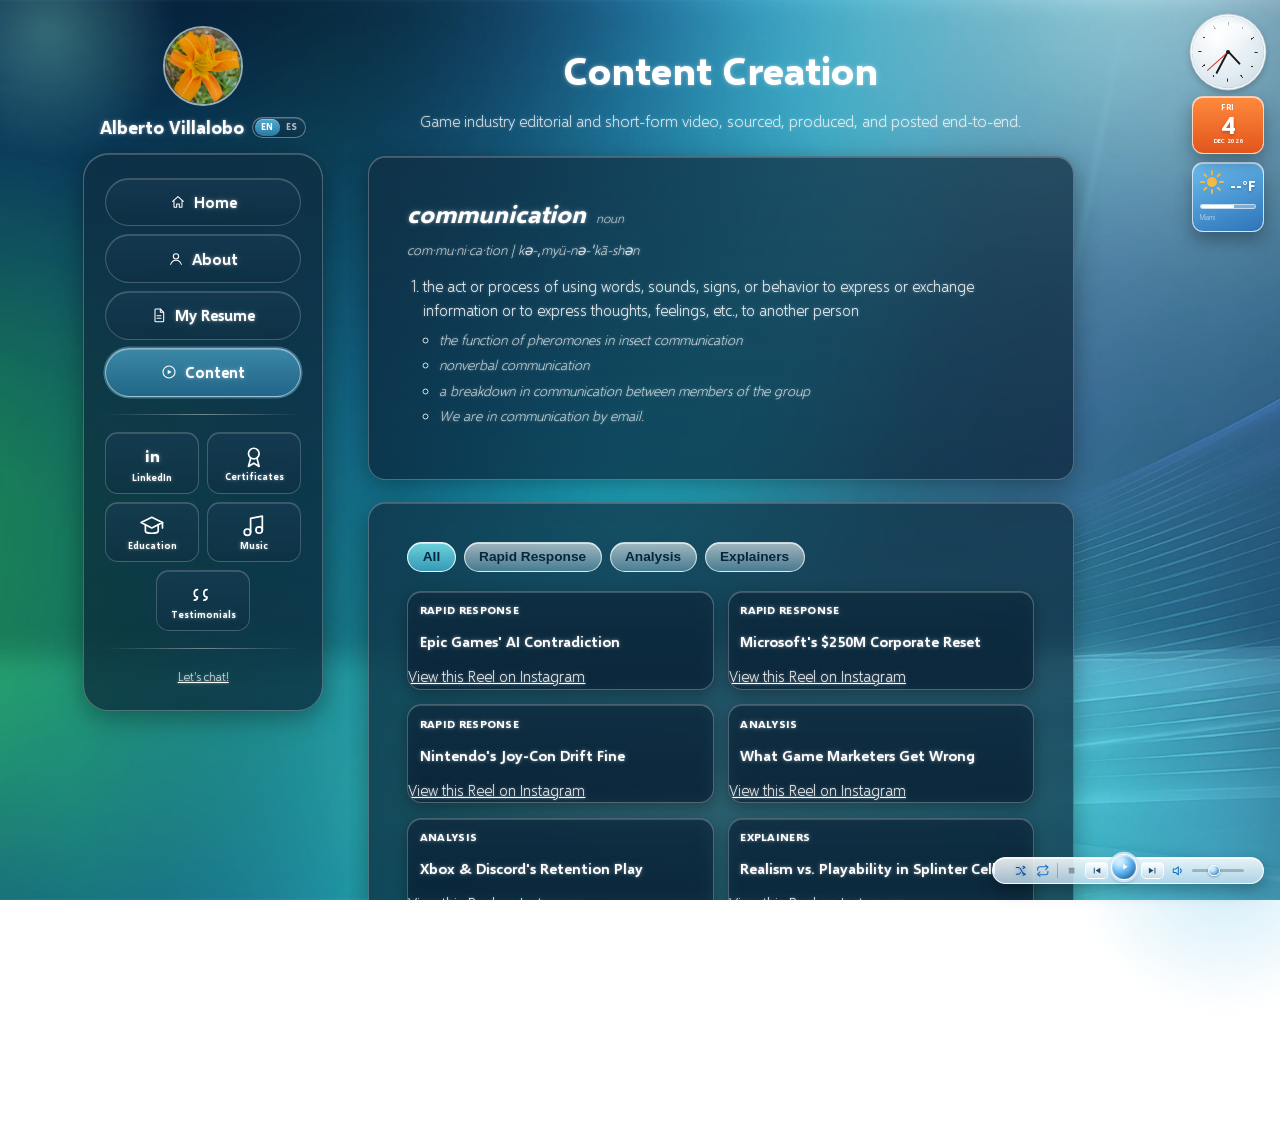
<file: content.html>
<!DOCTYPE html>
<html lang="en">
<head>
  <meta charset="UTF-8">
  <meta name="viewport" content="width=device-width, initial-scale=1.0">
  <title>Content Creation | Alberto Villalobo</title>
  <link rel="icon" href="favicon.ico" sizes="any">
  <link rel="stylesheet" href="style.css">
</head>
<body>

  <div class="bg-orb top" aria-hidden="true"></div>
  <div class="bg-orb bottom" aria-hidden="true"></div>

  <div class="gadget-stack" aria-hidden="true">
    <div class="gadget-clock">
      <div class="ticks"></div>
      <div class="sheen"></div>
      <div class="hand clock-hour"></div>
      <div class="hand clock-min"></div>
      <div class="hand clock-sec"></div>
      <div class="clock-center"></div>
    </div>
    <div class="gadget-tile gadget-calendar">
      <span class="cal-day">--</span>
      <span class="cal-date">--</span>
      <span class="cal-month">--</span>
    </div>
    <div class="gadget-tile gadget-weather">
      <div class="weather-top">
        <span class="weather-icon"><svg viewBox="0 0 24 24" stroke="#f5b942" stroke-width="2" stroke-linecap="round" fill="none"><circle cx="12" cy="12" r="5" fill="#f5b942" stroke="none"/><line x1="12" y1="1" x2="12" y2="4"/><line x1="12" y1="20" x2="12" y2="23"/><line x1="1" y1="12" x2="4" y2="12"/><line x1="20" y1="12" x2="23" y2="12"/><line x1="4.2" y1="4.2" x2="6.3" y2="6.3"/><line x1="17.7" y1="17.7" x2="19.8" y2="19.8"/><line x1="4.2" y1="19.8" x2="6.3" y2="17.7"/><line x1="17.7" y1="6.3" x2="19.8" y2="4.2"/></svg></span>
        <span class="weather-temp">--&deg;</span>
      </div>
      <div class="weather-bar"><div class="weather-bar-fill"></div></div>
      <span class="weather-loc">Miami</span>
    </div>
  </div>

  <div class="media-player" aria-label="Music player">
    <div id="ytPlayerHost" style="position:fixed;left:-9999px;top:-9999px;width:1px;height:1px;overflow:hidden;opacity:0;pointer-events:none;"></div>
    <div class="mp-now-playing" id="mpNowPlaying"></div>
    <div class="mp-bar">
      <button class="mp-flat-icon" id="mpShuffleBtn" title="Shuffle">
        <svg viewBox="0 0 24 24" fill="none" stroke="currentColor" stroke-width="1.8" stroke-linecap="round" stroke-linejoin="round"><path d="M4 6h3.5c2 0 3 1 4 2.5L15.5 16c1 1.5 2 2.5 4 2.5"/><path d="M4 18h3.5c2 0 3-1 4-2.5"/><path d="M16 4l3.5 2-3.5 2"/><path d="M16 20l3.5-2-3.5-2"/></svg>
      </button>
      <button class="mp-flat-icon" id="mpRepeatBtn" title="Repeat">
        <svg viewBox="0 0 24 24" fill="none" stroke="currentColor" stroke-width="1.8" stroke-linecap="round" stroke-linejoin="round"><path d="M17 2l4 4-4 4"/><path d="M3 11V9a4 4 0 0 1 4-4h14"/><path d="M7 22l-4-4 4-4"/><path d="M21 13v2a4 4 0 0 1-4 4H3"/></svg>
      </button>
      <span class="mp-divider"></span>
      <button class="mp-stop-icon" id="mpStopBtn" title="Stop">
        <svg viewBox="0 0 24 24" fill="currentColor"><rect x="6" y="6" width="12" height="12" rx="1"/></svg>
      </button>
      <div class="mp-transport">
        <button class="mp-rect-btn" id="mpPrevBtn" title="Previous">
          <svg viewBox="0 0 24 24" fill="currentColor"><path d="M6 6h2v12H6zM20 6L10 12l10 6z"/></svg>
        </button>
        <button class="mp-play" id="mpPlayBtn" title="Play">
          <svg viewBox="0 0 24 24" fill="currentColor"><path d="M8 5v14l11-7z"/></svg>
        </button>
        <button class="mp-rect-btn" id="mpNextBtn" title="Next">
          <svg viewBox="0 0 24 24" fill="currentColor"><path d="M16 6h2v12h-2zM4 6l10 6-10 6z"/></svg>
        </button>
      </div>
      <button class="mp-flat-icon" id="mpMuteBtn" title="Mute">
        <svg viewBox="0 0 24 24" fill="none" stroke="currentColor" stroke-width="1.8" stroke-linecap="round" stroke-linejoin="round"><path d="M4 9v6h4l5 4V5L8 9H4z"/><path d="M16.5 8.5a5 5 0 0 1 0 7"/></svg>
      </button>
      <input type="range" class="mp-volume" id="mpVolume" min="0" max="100" value="40">
    </div>
  </div>

  <div class="page-shell">
  <div class="sidebar-col">
  <div class="sidebar-brand">
    <img class="sidebar-avatar" src="assets/photo-flower.jpg" alt="Alberto Villalobo">
    <div class="brand-row"><span>Alberto Villalobo</span><button class="lang-toggle" type="button" title="English / Español" aria-label="Switch language: English / Español"><span data-lang="en">EN</span><span data-lang="es">ES</span></button></div>
  </div>

  <aside class="sidebar glass">
    <ul class="sidebar-nav">
      <li><a href="index.html"><svg viewBox="0 0 24 24" fill="none" stroke="currentColor" stroke-width="1.6" stroke-linecap="round" stroke-linejoin="round"><path d="M4 11 12 4l8 7"/><path d="M6 10v9a1 1 0 0 0 1 1h3v-5h4v5h3a1 1 0 0 0 1-1v-9"/></svg><span data-i18n="nav.home">Home</span></a></li>
      <li><a href="about.html"><svg viewBox="0 0 24 24" fill="none" stroke="currentColor" stroke-width="1.6" stroke-linecap="round" stroke-linejoin="round"><circle cx="12" cy="8" r="4"/><path d="M4 20c1.5-4 5-6 8-6s6.5 2 8 6"/></svg><span data-i18n="nav.about">About</span></a></li>
      <li><a href="Alberto_Villalobo_Resume.pdf"><svg viewBox="0 0 24 24" fill="none" stroke="currentColor" stroke-width="1.6" stroke-linecap="round" stroke-linejoin="round"><path d="M7 3h7l5 5v13a1 1 0 0 1-1 1H7a1 1 0 0 1-1-1V4a1 1 0 0 1 1-1Z"/><path d="M14 3v5h5"/><path d="M9 13h6M9 17h6"/></svg><span data-i18n="nav.resume">My Resume</span></a></li>
      <li><a href="content.html" class="active"><svg viewBox="0 0 24 24" fill="none" stroke="currentColor" stroke-width="1.6" stroke-linecap="round" stroke-linejoin="round"><circle cx="12" cy="12" r="9"/><path d="M10 8.5v7l6-3.5-6-3.5Z" fill="currentColor" stroke="none"/></svg><span data-i18n="nav.content">Content</span></a></li>
    </ul>

    <div class="divider"></div>

    <div class="utility-grid">
      <a class="utility-tile" href="https://www.linkedin.com/in/villaloboalberto" target="_blank" title="LinkedIn">
        <span class="li-mark">in</span>
        <span class="tile-label" data-i18n="tile.linkedin">LinkedIn</span>
      </a>
      <a class="utility-tile" href="certificates.html" title="Certificates">
        <svg viewBox="0 0 24 24" fill="none" stroke="currentColor" stroke-width="1.6" stroke-linecap="round" stroke-linejoin="round"><circle cx="12" cy="9" r="5"/><path d="M9 13.5 7 21l5-3 5 3-2-7.5"/></svg>
        <span class="tile-label" data-i18n="tile.certificates">Certificates</span>
      </a>
      <a class="utility-tile" href="education.html" title="Education">
        <svg viewBox="0 0 24 24" fill="none" stroke="currentColor" stroke-width="1.6" stroke-linecap="round" stroke-linejoin="round"><path d="M12 4 2 9l10 5 10-5-10-5Z"/><path d="M6 11.5V17c0 1 2.5 2 6 2s6-1 6-2v-5.5"/><path d="M22 9v5"/></svg>
        <span class="tile-label" data-i18n="tile.education">Education</span>
      </a>
      <a class="utility-tile gallery-link" href="gallery.html" title="Gallery">
        <svg viewBox="0 0 24 24" fill="none" stroke="currentColor" stroke-width="1.6" stroke-linecap="round" stroke-linejoin="round"><rect x="3" y="4" width="18" height="16" rx="2"/><circle cx="8.5" cy="9.5" r="1.5"/><path d="M21 16l-5-5-4 4-3-3-6 6"/></svg>
        <span class="tile-label" data-i18n="tile.gallery">Gallery</span>
      </a>
      <a class="utility-tile" href="music.html" title="Music">
        <svg viewBox="0 0 24 24" fill="none" stroke="currentColor" stroke-width="1.6" stroke-linecap="round" stroke-linejoin="round"><path d="M9 18V5l11-2v13"/><circle cx="6" cy="18" r="3"/><circle cx="17" cy="16" r="3"/></svg>
        <span class="tile-label" data-i18n="tile.music">Music</span>
      </a>
      <a class="utility-tile" href="testimonials.html" title="Testimonials">
        <svg viewBox="0 0 24 24" fill="none" stroke="currentColor" stroke-width="1.6" stroke-linecap="round" stroke-linejoin="round"><path d="M7 8c-2 0-3 1.5-3 3.5S5 15 7 15c0 2-1 3-3 3"/><path d="M16 8c-2 0-3 1.5-3 3.5s1 3.5 3 3.5c0 2-1 3-3 3"/></svg>
        <span class="tile-label" data-i18n="tile.testimonials">Testimonials</span>
      </a>
    </div>

    <div class="divider"></div>

    <div class="sidebar-footer">
      <p><a href="mailto:villaloboalb@gmail.com" data-i18n="footer.chat">Let's chat!</a></p>
    </div>
  </aside>
  </div>

  <main class="main-content">
  <div class="wrapper">

    <header class="main-title">
      <h1 data-i18n="title.content">Content Creation</h1>
      <p data-i18n="content.subtitle">Game industry editorial and short-form video, sourced, produced, and posted end-to-end.</p>
    </header>

    <section class="panel glass main-box">
      <div class="dictionary-entry">
        <div class="word-row">
          <span class="word" data-i18n="content.word">communication</span>
          <span class="pos" data-i18n="dict.noun">noun</span>
        </div>
        <div class="pronunciation" data-i18n="content.pron">com·​mu·​ni·​ca·​tion | kə-ˌmyü-nə-ˈkā-shən</div>
        <ol class="definition-list">
          <li><span data-i18n="content.def1">the act or process of using words, sounds, signs, or behavior to express or exchange information or to express thoughts, feelings, etc., to another person</span>
            <ul class="examples">
              <li data-i18n="content.ex1">the function of pheromones in insect communication</li>
              <li data-i18n="content.ex2">nonverbal communication</li>
              <li data-i18n="content.ex3">a breakdown in communication between members of the group</li>
              <li data-i18n="content.ex4">We are in communication by email.</li>
            </ul>
          </li>
        </ol>
      </div>
    </section>

    <section class="panel glass">
      <div class="filters">
        <button class="filter-btn active" data-filter="all" data-i18n="content.filter.all">All</button>
        <button class="filter-btn" data-filter="rapid-response" data-i18n="content.tag.rapid">Rapid Response</button>
        <button class="filter-btn" data-filter="analysis" data-i18n="content.tag.analysis">Analysis</button>
        <button class="filter-btn" data-filter="explainers" data-i18n="content.tag.explainers">Explainers</button>
      </div>

      <div class="grid">

        <div class="card" data-category="rapid-response">
          <span class="category-tag" data-i18n="content.tag.rapid">Rapid Response</span>
          <div class="title" data-i18n="content.video1">Epic Games' AI Contradiction</div>
          <blockquote class="instagram-media" data-instgrm-permalink="https://www.instagram.com/reel/DY5nNmWSU29/" data-instgrm-version="14">
            <a href="https://www.instagram.com/reel/DY5nNmWSU29/" target="_blank" rel="noopener noreferrer">View this Reel on Instagram</a>
          </blockquote>
        </div>

        <div class="card" data-category="rapid-response">
          <span class="category-tag" data-i18n="content.tag.rapid">Rapid Response</span>
          <div class="title" data-i18n="content.video2">Microsoft's $250M Corporate Reset</div>
          <blockquote class="instagram-media" data-instgrm-permalink="https://www.instagram.com/reel/DZDxYQDS74_/" data-instgrm-version="14">
            <a href="https://www.instagram.com/reel/DZDxYQDS74_/" target="_blank" rel="noopener noreferrer">View this Reel on Instagram</a>
          </blockquote>
        </div>

        <div class="card" data-category="rapid-response">
          <span class="category-tag" data-i18n="content.tag.rapid">Rapid Response</span>
          <div class="title" data-i18n="content.video3">Nintendo's Joy-Con Drift Fine</div>
          <blockquote class="instagram-media" data-instgrm-permalink="https://www.instagram.com/reel/DZqXQljyH0B/" data-instgrm-version="14">
            <a href="https://www.instagram.com/reel/DZqXQljyH0B/" target="_blank" rel="noopener noreferrer">View this Reel on Instagram</a>
          </blockquote>
        </div>

        <div class="card" data-category="analysis">
          <span class="category-tag" data-i18n="content.tag.analysis">Analysis</span>
          <div class="title" data-i18n="content.video4">What Game Marketers Get Wrong</div>
          <blockquote class="instagram-media" data-instgrm-permalink="https://www.instagram.com/reel/DaRL2xmSRjy/" data-instgrm-version="14">
            <a href="https://www.instagram.com/reel/DaRL2xmSRjy/" target="_blank" rel="noopener noreferrer">View this Reel on Instagram</a>
          </blockquote>
        </div>

        <div class="card" data-category="analysis">
          <span class="category-tag" data-i18n="content.tag.analysis">Analysis</span>
          <div class="title" data-i18n="content.video5">Xbox &amp; Discord's Retention Play</div>
          <blockquote class="instagram-media" data-instgrm-permalink="https://www.instagram.com/reel/DYfLuP1SWfX/" data-instgrm-version="14">
            <a href="https://www.instagram.com/reel/DYfLuP1SWfX/" target="_blank" rel="noopener noreferrer">View this Reel on Instagram</a>
          </blockquote>
        </div>

        <div class="card" data-category="explainers">
          <span class="category-tag" data-i18n="content.tag.explainers">Explainers</span>
          <div class="title" data-i18n="content.video6">Realism vs. Playability in Splinter Cell</div>
          <blockquote class="instagram-media" data-instgrm-permalink="https://www.instagram.com/reel/DY0qpQMyNqk/" data-instgrm-version="14">
            <a href="https://www.instagram.com/reel/DY0qpQMyNqk/" target="_blank" rel="noopener noreferrer">View this Reel on Instagram</a>
          </blockquote>
        </div>

      </div>
    </section>

  </div>
  </main>
  </div>

  <script>
    const buttons = document.querySelectorAll('.filter-btn');
    const cards = document.querySelectorAll('.card');

    buttons.forEach(btn => {
      btn.addEventListener('click', () => {
        buttons.forEach(b => b.classList.remove('active'));
        btn.classList.add('active');

        const filter = btn.dataset.filter;
        cards.forEach(card => {
          card.style.display =
            (filter === 'all' || card.dataset.category === filter) ? '' : 'none';
        });
      });
    });
  </script>

  <script async src="https://www.instagram.com/embed.js"></script>

  <script>
    function updateGadgets() {
      const now = new Date();
      const est = new Date(now.toLocaleString('en-US', { timeZone: 'America/New_York' }));
      const h = est.getHours() % 12;
      const m = est.getMinutes();
      const s = est.getSeconds();
      const hourDeg = (h + m / 60) * 30;
      const minDeg = (m + s / 60) * 6;
      const secDeg = s * 6;
      document.querySelectorAll('.clock-hour').forEach(el => el.style.transform = `translateX(-50%) rotate(${hourDeg}deg)`);
      document.querySelectorAll('.clock-min').forEach(el => el.style.transform = `translateX(-50%) rotate(${minDeg}deg)`);
      document.querySelectorAll('.clock-sec').forEach(el => el.style.transform = `translateX(-50%) rotate(${secDeg}deg)`);
      const dayName = est.toLocaleString('en-US', { weekday: 'short' }).toUpperCase();
      const monthYear = est.toLocaleString('en-US', { month: 'short', year: 'numeric' });
      document.querySelectorAll('.cal-day').forEach(el => el.textContent = dayName);
      document.querySelectorAll('.cal-date').forEach(el => el.textContent = est.getDate());
      document.querySelectorAll('.cal-month').forEach(el => el.textContent = monthYear);
    }
    updateGadgets();
    setInterval(updateGadgets, 1000);

    async function updateWeather() {
      try {
        const res = await fetch('https://api.open-meteo.com/v1/forecast?latitude=25.7617&longitude=-80.1918&current=temperature_2m&temperature_unit=fahrenheit&timezone=America%2FNew_York');
        const data = await res.json();
        const temp = Math.round(data.current.temperature_2m);
        document.querySelectorAll('.weather-temp').forEach(el => el.textContent = temp + '°F');
      } catch (e) {
        document.querySelectorAll('.weather-temp').forEach(el => el.textContent = '--°F');
      }
    }
    updateWeather();
    setInterval(updateWeather, 900000);
  </script>

  <script src="assets/js/i18n.js"></script>
  <script src="assets/js/links.js"></script>
  <script src="assets/js/fit-scale.js"></script>
  <script src="assets/js/media-player.js"></script>

</body>
</html>
</file>
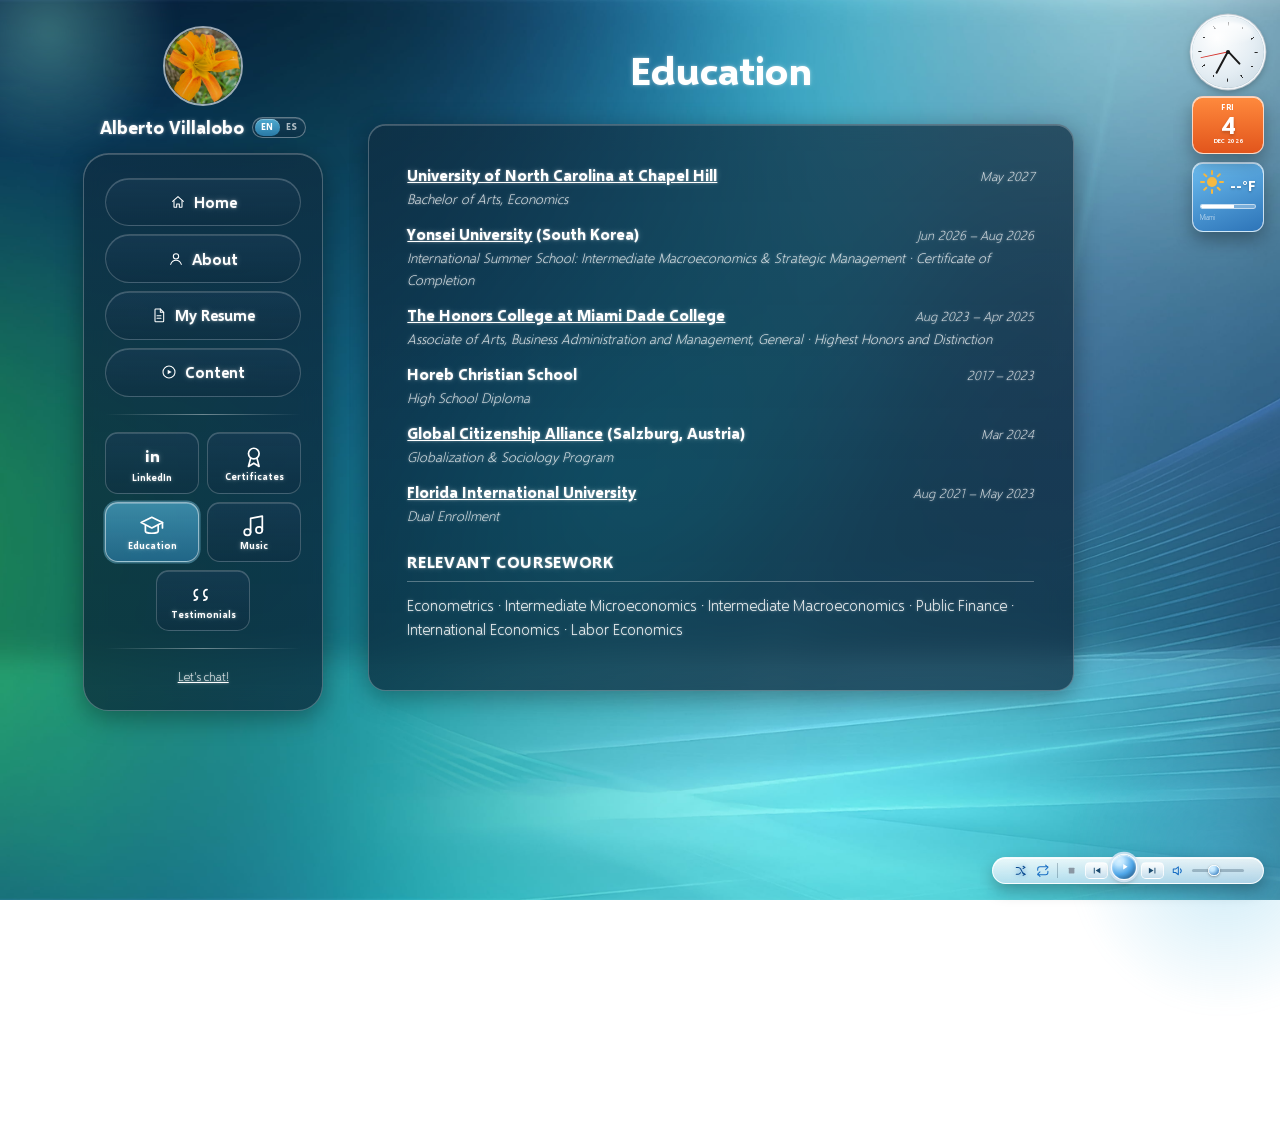
<file: education.html>
<!DOCTYPE html>
<html lang="en">
<head>
  <meta charset="UTF-8">
  <meta name="viewport" content="width=device-width, initial-scale=1.0">
  <title>Education | Alberto Villalobo</title>
  <link rel="icon" href="favicon.ico" sizes="any">
  <link rel="stylesheet" href="style.css">
</head>
<body>

  <div class="bg-orb top" aria-hidden="true"></div>
  <div class="bg-orb bottom" aria-hidden="true"></div>

  <div class="gadget-stack" aria-hidden="true">
    <div class="gadget-clock">
      <div class="ticks"></div>
      <div class="sheen"></div>
      <div class="hand clock-hour"></div>
      <div class="hand clock-min"></div>
      <div class="hand clock-sec"></div>
      <div class="clock-center"></div>
    </div>
    <div class="gadget-tile gadget-calendar">
      <span class="cal-day">--</span>
      <span class="cal-date">--</span>
      <span class="cal-month">--</span>
    </div>
    <div class="gadget-tile gadget-weather">
      <div class="weather-top">
        <span class="weather-icon"><svg viewBox="0 0 24 24" stroke="#f5b942" stroke-width="2" stroke-linecap="round" fill="none"><circle cx="12" cy="12" r="5" fill="#f5b942" stroke="none"/><line x1="12" y1="1" x2="12" y2="4"/><line x1="12" y1="20" x2="12" y2="23"/><line x1="1" y1="12" x2="4" y2="12"/><line x1="20" y1="12" x2="23" y2="12"/><line x1="4.2" y1="4.2" x2="6.3" y2="6.3"/><line x1="17.7" y1="17.7" x2="19.8" y2="19.8"/><line x1="4.2" y1="19.8" x2="6.3" y2="17.7"/><line x1="17.7" y1="6.3" x2="19.8" y2="4.2"/></svg></span>
        <span class="weather-temp">--&deg;</span>
      </div>
      <div class="weather-bar"><div class="weather-bar-fill"></div></div>
      <span class="weather-loc">Miami</span>
    </div>
  </div>

  <div class="media-player" aria-label="Music player">
    <div id="ytPlayerHost" style="position:fixed;left:-9999px;top:-9999px;width:1px;height:1px;overflow:hidden;opacity:0;pointer-events:none;"></div>
    <div class="mp-now-playing" id="mpNowPlaying"></div>
    <div class="mp-bar">
      <button class="mp-flat-icon" id="mpShuffleBtn" title="Shuffle">
        <svg viewBox="0 0 24 24" fill="none" stroke="currentColor" stroke-width="1.8" stroke-linecap="round" stroke-linejoin="round"><path d="M4 6h3.5c2 0 3 1 4 2.5L15.5 16c1 1.5 2 2.5 4 2.5"/><path d="M4 18h3.5c2 0 3-1 4-2.5"/><path d="M16 4l3.5 2-3.5 2"/><path d="M16 20l3.5-2-3.5-2"/></svg>
      </button>
      <button class="mp-flat-icon" id="mpRepeatBtn" title="Repeat">
        <svg viewBox="0 0 24 24" fill="none" stroke="currentColor" stroke-width="1.8" stroke-linecap="round" stroke-linejoin="round"><path d="M17 2l4 4-4 4"/><path d="M3 11V9a4 4 0 0 1 4-4h14"/><path d="M7 22l-4-4 4-4"/><path d="M21 13v2a4 4 0 0 1-4 4H3"/></svg>
      </button>
      <span class="mp-divider"></span>
      <button class="mp-stop-icon" id="mpStopBtn" title="Stop">
        <svg viewBox="0 0 24 24" fill="currentColor"><rect x="6" y="6" width="12" height="12" rx="1"/></svg>
      </button>
      <div class="mp-transport">
        <button class="mp-rect-btn" id="mpPrevBtn" title="Previous">
          <svg viewBox="0 0 24 24" fill="currentColor"><path d="M6 6h2v12H6zM20 6L10 12l10 6z"/></svg>
        </button>
        <button class="mp-play" id="mpPlayBtn" title="Play">
          <svg viewBox="0 0 24 24" fill="currentColor"><path d="M8 5v14l11-7z"/></svg>
        </button>
        <button class="mp-rect-btn" id="mpNextBtn" title="Next">
          <svg viewBox="0 0 24 24" fill="currentColor"><path d="M16 6h2v12h-2zM4 6l10 6-10 6z"/></svg>
        </button>
      </div>
      <button class="mp-flat-icon" id="mpMuteBtn" title="Mute">
        <svg viewBox="0 0 24 24" fill="none" stroke="currentColor" stroke-width="1.8" stroke-linecap="round" stroke-linejoin="round"><path d="M4 9v6h4l5 4V5L8 9H4z"/><path d="M16.5 8.5a5 5 0 0 1 0 7"/></svg>
      </button>
      <input type="range" class="mp-volume" id="mpVolume" min="0" max="100" value="40">
    </div>
  </div>

  <div class="page-shell">
  <div class="sidebar-col">
  <div class="sidebar-brand">
    <img class="sidebar-avatar" src="assets/photo-flower.jpg" alt="Alberto Villalobo">
    <div class="brand-row"><span>Alberto Villalobo</span><button class="lang-toggle" type="button" title="English / Español" aria-label="Switch language: English / Español"><span data-lang="en">EN</span><span data-lang="es">ES</span></button></div>
  </div>

  <aside class="sidebar glass">
    <ul class="sidebar-nav">
      <li><a href="index.html"><svg viewBox="0 0 24 24" fill="none" stroke="currentColor" stroke-width="1.6" stroke-linecap="round" stroke-linejoin="round"><path d="M4 11 12 4l8 7"/><path d="M6 10v9a1 1 0 0 0 1 1h3v-5h4v5h3a1 1 0 0 0 1-1v-9"/></svg><span data-i18n="nav.home">Home</span></a></li>
      <li><a href="about.html"><svg viewBox="0 0 24 24" fill="none" stroke="currentColor" stroke-width="1.6" stroke-linecap="round" stroke-linejoin="round"><circle cx="12" cy="8" r="4"/><path d="M4 20c1.5-4 5-6 8-6s6.5 2 8 6"/></svg><span data-i18n="nav.about">About</span></a></li>
      <li><a href="Alberto_Villalobo_Resume.pdf"><svg viewBox="0 0 24 24" fill="none" stroke="currentColor" stroke-width="1.6" stroke-linecap="round" stroke-linejoin="round"><path d="M7 3h7l5 5v13a1 1 0 0 1-1 1H7a1 1 0 0 1-1-1V4a1 1 0 0 1 1-1Z"/><path d="M14 3v5h5"/><path d="M9 13h6M9 17h6"/></svg><span data-i18n="nav.resume">My Resume</span></a></li>
      <li><a href="content.html"><svg viewBox="0 0 24 24" fill="none" stroke="currentColor" stroke-width="1.6" stroke-linecap="round" stroke-linejoin="round"><circle cx="12" cy="12" r="9"/><path d="M10 8.5v7l6-3.5-6-3.5Z" fill="currentColor" stroke="none"/></svg><span data-i18n="nav.content">Content</span></a></li>
    </ul>

    <div class="divider"></div>

    <div class="utility-grid">
      <a class="utility-tile" href="https://www.linkedin.com/in/villaloboalberto" target="_blank" title="LinkedIn">
        <span class="li-mark">in</span>
        <span class="tile-label" data-i18n="tile.linkedin">LinkedIn</span>
      </a>
      <a class="utility-tile" href="certificates.html" title="Certificates">
        <svg viewBox="0 0 24 24" fill="none" stroke="currentColor" stroke-width="1.6" stroke-linecap="round" stroke-linejoin="round"><circle cx="12" cy="9" r="5"/><path d="M9 13.5 7 21l5-3 5 3-2-7.5"/></svg>
        <span class="tile-label" data-i18n="tile.certificates">Certificates</span>
      </a>
      <a class="utility-tile active" href="education.html" title="Education">
        <svg viewBox="0 0 24 24" fill="none" stroke="currentColor" stroke-width="1.6" stroke-linecap="round" stroke-linejoin="round"><path d="M12 4 2 9l10 5 10-5-10-5Z"/><path d="M6 11.5V17c0 1 2.5 2 6 2s6-1 6-2v-5.5"/><path d="M22 9v5"/></svg>
        <span class="tile-label" data-i18n="tile.education">Education</span>
      </a>
      <a class="utility-tile gallery-link" href="gallery.html" title="Gallery">
        <svg viewBox="0 0 24 24" fill="none" stroke="currentColor" stroke-width="1.6" stroke-linecap="round" stroke-linejoin="round"><rect x="3" y="4" width="18" height="16" rx="2"/><circle cx="8.5" cy="9.5" r="1.5"/><path d="M21 16l-5-5-4 4-3-3-6 6"/></svg>
        <span class="tile-label" data-i18n="tile.gallery">Gallery</span>
      </a>
      <a class="utility-tile" href="music.html" title="Music">
        <svg viewBox="0 0 24 24" fill="none" stroke="currentColor" stroke-width="1.6" stroke-linecap="round" stroke-linejoin="round"><path d="M9 18V5l11-2v13"/><circle cx="6" cy="18" r="3"/><circle cx="17" cy="16" r="3"/></svg>
        <span class="tile-label" data-i18n="tile.music">Music</span>
      </a>
      <a class="utility-tile" href="testimonials.html" title="Testimonials">
        <svg viewBox="0 0 24 24" fill="none" stroke="currentColor" stroke-width="1.6" stroke-linecap="round" stroke-linejoin="round"><path d="M7 8c-2 0-3 1.5-3 3.5S5 15 7 15c0 2-1 3-3 3"/><path d="M16 8c-2 0-3 1.5-3 3.5s1 3.5 3 3.5c0 2-1 3-3 3"/></svg>
        <span class="tile-label" data-i18n="tile.testimonials">Testimonials</span>
      </a>
    </div>

    <div class="divider"></div>

    <div class="sidebar-footer">
      <p><a href="mailto:villaloboalb@gmail.com" data-i18n="footer.chat">Let's chat!</a></p>
    </div>
  </aside>
  </div>

  <main class="main-content">
  <div class="wrapper">

    <header class="main-title">
      <h1 data-i18n="title.education">Education</h1>
    </header>

    <section class="panel glass main-box">
      <div class="resume-content">
        <div class="resume-entry">
          <div class="resume-entry-row"><strong><a href="https://www.unc.edu" target="_blank">University of North Carolina at Chapel Hill</a></strong><span class="date">May 2027</span></div>
          <div class="org">Bachelor of Arts, Economics</div>
        </div>

        <div class="resume-entry">
          <div class="resume-entry-row"><strong><a href="https://www.yonsei.ac.kr" target="_blank">Yonsei University</a> (South Korea)</strong><span class="date">Jun 2026 – Aug 2026</span></div>
          <div class="org">International Summer School: Intermediate Macroeconomics &amp; Strategic Management · Certificate of Completion</div>
        </div>

        <div class="resume-entry">
          <div class="resume-entry-row"><strong><a href="https://www.mdc.edu/honorscollege/" target="_blank">The Honors College at Miami Dade College</a></strong><span class="date">Aug 2023 – Apr 2025</span></div>
          <div class="org">Associate of Arts, Business Administration and Management, General · Highest Honors and Distinction</div>
        </div>

        <div class="resume-entry">
          <div class="resume-entry-row"><strong>Horeb Christian School</strong><span class="date">2017 – 2023</span></div>
          <div class="org">High School Diploma</div>
        </div>

        <div class="resume-entry">
          <div class="resume-entry-row"><strong><a href="https://globalcitizenshipalliance.org" target="_blank">Global Citizenship Alliance</a> (Salzburg, Austria)</strong><span class="date">Mar 2024</span></div>
          <div class="org">Globalization &amp; Sociology Program</div>
        </div>

        <div class="resume-entry">
          <div class="resume-entry-row"><strong><a href="https://www.fiu.edu" target="_blank">Florida International University</a></strong><span class="date">Aug 2021 – May 2023</span></div>
          <div class="org">Dual Enrollment</div>
        </div>

        <div class="resume-section">
          <h3>Relevant Coursework</h3>
          <p>Econometrics · Intermediate Microeconomics · Intermediate Macroeconomics · Public Finance · International Economics · Labor Economics</p>
        </div>
      </div>
    </section>

  </div>
  </main>
  </div>

  <script>
    function updateGadgets() {
      const now = new Date();
      const est = new Date(now.toLocaleString('en-US', { timeZone: 'America/New_York' }));
      const h = est.getHours() % 12;
      const m = est.getMinutes();
      const s = est.getSeconds();
      const hourDeg = (h + m / 60) * 30;
      const minDeg = (m + s / 60) * 6;
      const secDeg = s * 6;
      document.querySelectorAll('.clock-hour').forEach(el => el.style.transform = `translateX(-50%) rotate(${hourDeg}deg)`);
      document.querySelectorAll('.clock-min').forEach(el => el.style.transform = `translateX(-50%) rotate(${minDeg}deg)`);
      document.querySelectorAll('.clock-sec').forEach(el => el.style.transform = `translateX(-50%) rotate(${secDeg}deg)`);
      const dayName = est.toLocaleString('en-US', { weekday: 'short' }).toUpperCase();
      const monthYear = est.toLocaleString('en-US', { month: 'short', year: 'numeric' });
      document.querySelectorAll('.cal-day').forEach(el => el.textContent = dayName);
      document.querySelectorAll('.cal-date').forEach(el => el.textContent = est.getDate());
      document.querySelectorAll('.cal-month').forEach(el => el.textContent = monthYear);
    }
    updateGadgets();
    setInterval(updateGadgets, 1000);

    async function updateWeather() {
      try {
        const res = await fetch('https://api.open-meteo.com/v1/forecast?latitude=25.7617&longitude=-80.1918&current=temperature_2m&temperature_unit=fahrenheit&timezone=America%2FNew_York');
        const data = await res.json();
        const temp = Math.round(data.current.temperature_2m);
        document.querySelectorAll('.weather-temp').forEach(el => el.textContent = temp + '°F');
      } catch (e) {
        document.querySelectorAll('.weather-temp').forEach(el => el.textContent = '--°F');
      }
    }
    updateWeather();
    setInterval(updateWeather, 900000);
  </script>

  <script src="assets/js/i18n.js"></script>
  <script src="assets/js/links.js"></script>
  <script src="assets/js/fit-scale.js"></script>
  <script src="assets/js/media-player.js"></script>

</body>
</html>
</file>
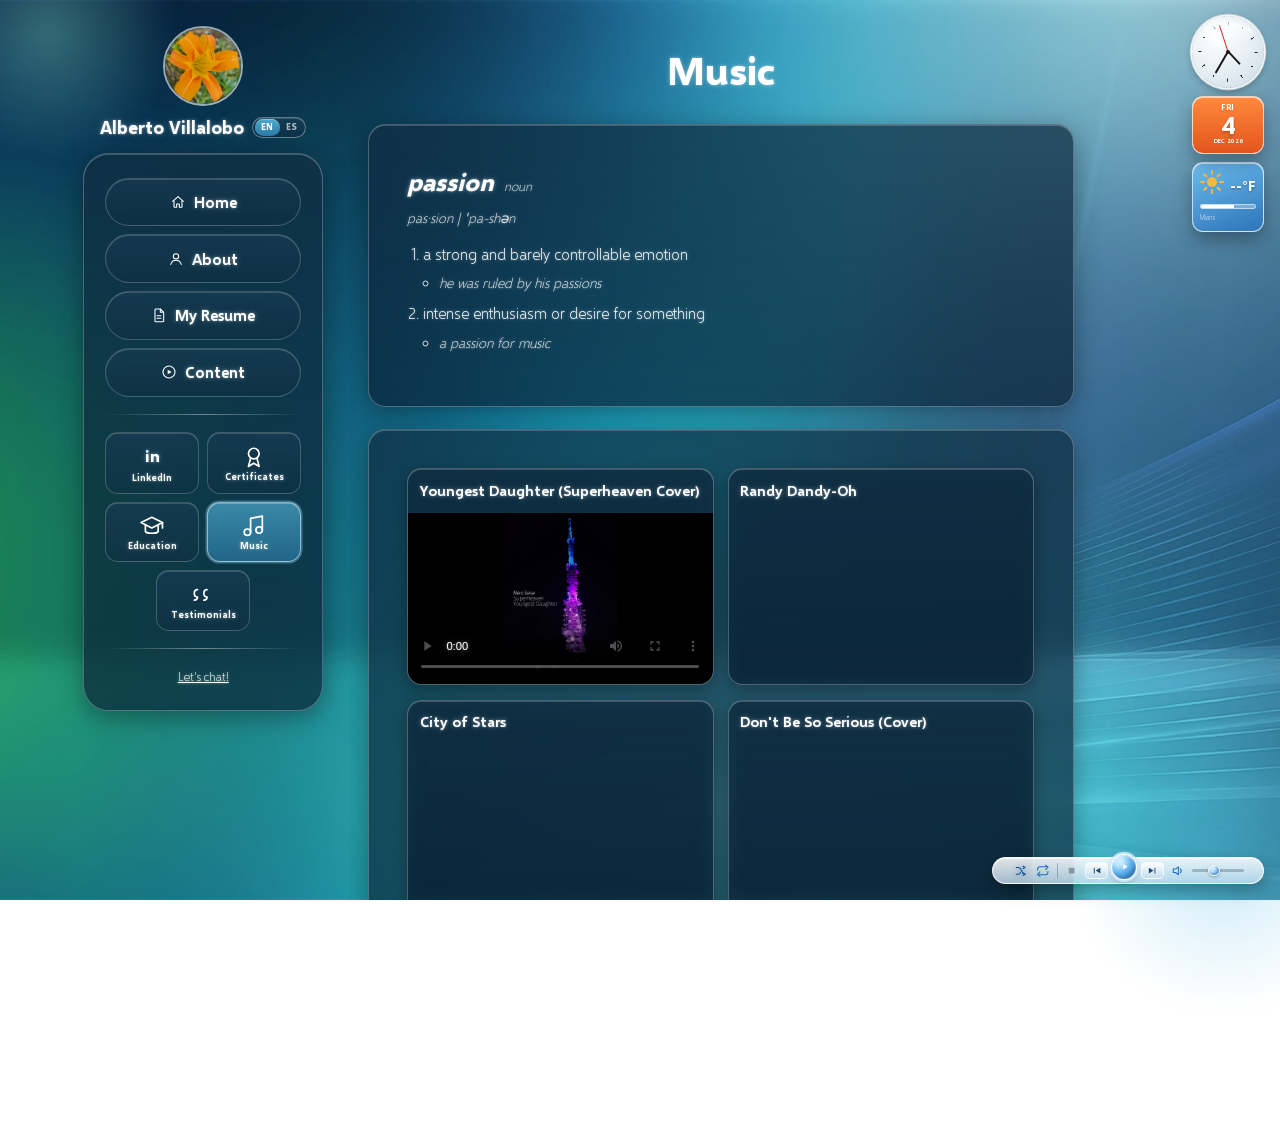
<file: music.html>
<!DOCTYPE html>
<html lang="en">
<head>
  <meta charset="UTF-8">
  <meta name="viewport" content="width=device-width, initial-scale=1.0">
  <title>Music | Alberto Villalobo</title>
  <link rel="icon" href="favicon.ico" sizes="any">
  <link rel="stylesheet" href="style.css">
</head>
<body>

  <div class="bg-orb top" aria-hidden="true"></div>
  <div class="bg-orb bottom" aria-hidden="true"></div>

  <div class="gadget-stack" aria-hidden="true">
    <div class="gadget-clock">
      <div class="ticks"></div>
      <div class="sheen"></div>
      <div class="hand clock-hour"></div>
      <div class="hand clock-min"></div>
      <div class="hand clock-sec"></div>
      <div class="clock-center"></div>
    </div>
    <div class="gadget-tile gadget-calendar">
      <span class="cal-day">--</span>
      <span class="cal-date">--</span>
      <span class="cal-month">--</span>
    </div>
    <div class="gadget-tile gadget-weather">
      <div class="weather-top">
        <span class="weather-icon"><svg viewBox="0 0 24 24" stroke="#f5b942" stroke-width="2" stroke-linecap="round" fill="none"><circle cx="12" cy="12" r="5" fill="#f5b942" stroke="none"/><line x1="12" y1="1" x2="12" y2="4"/><line x1="12" y1="20" x2="12" y2="23"/><line x1="1" y1="12" x2="4" y2="12"/><line x1="20" y1="12" x2="23" y2="12"/><line x1="4.2" y1="4.2" x2="6.3" y2="6.3"/><line x1="17.7" y1="17.7" x2="19.8" y2="19.8"/><line x1="4.2" y1="19.8" x2="6.3" y2="17.7"/><line x1="17.7" y1="6.3" x2="19.8" y2="4.2"/></svg></span>
        <span class="weather-temp">--&deg;</span>
      </div>
      <div class="weather-bar"><div class="weather-bar-fill"></div></div>
      <span class="weather-loc">Miami</span>
    </div>
  </div>

  <div class="media-player" aria-label="Music player">
    <div id="ytPlayerHost" style="position:fixed;left:-9999px;top:-9999px;width:1px;height:1px;overflow:hidden;opacity:0;pointer-events:none;"></div>
    <div class="mp-now-playing" id="mpNowPlaying"></div>
    <div class="mp-bar">
      <button class="mp-flat-icon" id="mpShuffleBtn" title="Shuffle">
        <svg viewBox="0 0 24 24" fill="none" stroke="currentColor" stroke-width="1.8" stroke-linecap="round" stroke-linejoin="round"><path d="M4 6h3.5c2 0 3 1 4 2.5L15.5 16c1 1.5 2 2.5 4 2.5"/><path d="M4 18h3.5c2 0 3-1 4-2.5"/><path d="M16 4l3.5 2-3.5 2"/><path d="M16 20l3.5-2-3.5-2"/></svg>
      </button>
      <button class="mp-flat-icon" id="mpRepeatBtn" title="Repeat">
        <svg viewBox="0 0 24 24" fill="none" stroke="currentColor" stroke-width="1.8" stroke-linecap="round" stroke-linejoin="round"><path d="M17 2l4 4-4 4"/><path d="M3 11V9a4 4 0 0 1 4-4h14"/><path d="M7 22l-4-4 4-4"/><path d="M21 13v2a4 4 0 0 1-4 4H3"/></svg>
      </button>
      <span class="mp-divider"></span>
      <button class="mp-stop-icon" id="mpStopBtn" title="Stop">
        <svg viewBox="0 0 24 24" fill="currentColor"><rect x="6" y="6" width="12" height="12" rx="1"/></svg>
      </button>
      <div class="mp-transport">
        <button class="mp-rect-btn" id="mpPrevBtn" title="Previous">
          <svg viewBox="0 0 24 24" fill="currentColor"><path d="M6 6h2v12H6zM20 6L10 12l10 6z"/></svg>
        </button>
        <button class="mp-play" id="mpPlayBtn" title="Play">
          <svg viewBox="0 0 24 24" fill="currentColor"><path d="M8 5v14l11-7z"/></svg>
        </button>
        <button class="mp-rect-btn" id="mpNextBtn" title="Next">
          <svg viewBox="0 0 24 24" fill="currentColor"><path d="M16 6h2v12h-2zM4 6l10 6-10 6z"/></svg>
        </button>
      </div>
      <button class="mp-flat-icon" id="mpMuteBtn" title="Mute">
        <svg viewBox="0 0 24 24" fill="none" stroke="currentColor" stroke-width="1.8" stroke-linecap="round" stroke-linejoin="round"><path d="M4 9v6h4l5 4V5L8 9H4z"/><path d="M16.5 8.5a5 5 0 0 1 0 7"/></svg>
      </button>
      <input type="range" class="mp-volume" id="mpVolume" min="0" max="100" value="40">
    </div>
  </div>

  <div class="page-shell">
  <div class="sidebar-col">
  <div class="sidebar-brand">
    <img class="sidebar-avatar" src="assets/photo-flower.jpg" alt="Alberto Villalobo">
    <div class="brand-row"><span>Alberto Villalobo</span><button class="lang-toggle" type="button" title="English / Español" aria-label="Switch language: English / Español"><span data-lang="en">EN</span><span data-lang="es">ES</span></button></div>
  </div>

  <aside class="sidebar glass">
    <ul class="sidebar-nav">
      <li><a href="index.html"><svg viewBox="0 0 24 24" fill="none" stroke="currentColor" stroke-width="1.6" stroke-linecap="round" stroke-linejoin="round"><path d="M4 11 12 4l8 7"/><path d="M6 10v9a1 1 0 0 0 1 1h3v-5h4v5h3a1 1 0 0 0 1-1v-9"/></svg><span data-i18n="nav.home">Home</span></a></li>
      <li><a href="about.html"><svg viewBox="0 0 24 24" fill="none" stroke="currentColor" stroke-width="1.6" stroke-linecap="round" stroke-linejoin="round"><circle cx="12" cy="8" r="4"/><path d="M4 20c1.5-4 5-6 8-6s6.5 2 8 6"/></svg><span data-i18n="nav.about">About</span></a></li>
      <li><a href="Alberto_Villalobo_Resume.pdf"><svg viewBox="0 0 24 24" fill="none" stroke="currentColor" stroke-width="1.6" stroke-linecap="round" stroke-linejoin="round"><path d="M7 3h7l5 5v13a1 1 0 0 1-1 1H7a1 1 0 0 1-1-1V4a1 1 0 0 1 1-1Z"/><path d="M14 3v5h5"/><path d="M9 13h6M9 17h6"/></svg><span data-i18n="nav.resume">My Resume</span></a></li>
      <li><a href="content.html"><svg viewBox="0 0 24 24" fill="none" stroke="currentColor" stroke-width="1.6" stroke-linecap="round" stroke-linejoin="round"><circle cx="12" cy="12" r="9"/><path d="M10 8.5v7l6-3.5-6-3.5Z" fill="currentColor" stroke="none"/></svg><span data-i18n="nav.content">Content</span></a></li>
    </ul>

    <div class="divider"></div>

    <div class="utility-grid">
      <a class="utility-tile" href="https://www.linkedin.com/in/villaloboalberto" target="_blank" title="LinkedIn">
        <span class="li-mark">in</span>
        <span class="tile-label" data-i18n="tile.linkedin">LinkedIn</span>
      </a>
      <a class="utility-tile" href="certificates.html" title="Certificates">
        <svg viewBox="0 0 24 24" fill="none" stroke="currentColor" stroke-width="1.6" stroke-linecap="round" stroke-linejoin="round"><circle cx="12" cy="9" r="5"/><path d="M9 13.5 7 21l5-3 5 3-2-7.5"/></svg>
        <span class="tile-label" data-i18n="tile.certificates">Certificates</span>
      </a>
      <a class="utility-tile" href="education.html" title="Education">
        <svg viewBox="0 0 24 24" fill="none" stroke="currentColor" stroke-width="1.6" stroke-linecap="round" stroke-linejoin="round"><path d="M12 4 2 9l10 5 10-5-10-5Z"/><path d="M6 11.5V17c0 1 2.5 2 6 2s6-1 6-2v-5.5"/><path d="M22 9v5"/></svg>
        <span class="tile-label" data-i18n="tile.education">Education</span>
      </a>
      <a class="utility-tile gallery-link" href="gallery.html" title="Gallery">
        <svg viewBox="0 0 24 24" fill="none" stroke="currentColor" stroke-width="1.6" stroke-linecap="round" stroke-linejoin="round"><rect x="3" y="4" width="18" height="16" rx="2"/><circle cx="8.5" cy="9.5" r="1.5"/><path d="M21 16l-5-5-4 4-3-3-6 6"/></svg>
        <span class="tile-label" data-i18n="tile.gallery">Gallery</span>
      </a>
      <a class="utility-tile active" href="music.html" title="Music">
        <svg viewBox="0 0 24 24" fill="none" stroke="currentColor" stroke-width="1.6" stroke-linecap="round" stroke-linejoin="round"><path d="M9 18V5l11-2v13"/><circle cx="6" cy="18" r="3"/><circle cx="17" cy="16" r="3"/></svg>
        <span class="tile-label" data-i18n="tile.music">Music</span>
      </a>
      <a class="utility-tile" href="testimonials.html" title="Testimonials">
        <svg viewBox="0 0 24 24" fill="none" stroke="currentColor" stroke-width="1.6" stroke-linecap="round" stroke-linejoin="round"><path d="M7 8c-2 0-3 1.5-3 3.5S5 15 7 15c0 2-1 3-3 3"/><path d="M16 8c-2 0-3 1.5-3 3.5s1 3.5 3 3.5c0 2-1 3-3 3"/></svg>
        <span class="tile-label" data-i18n="tile.testimonials">Testimonials</span>
      </a>
    </div>

    <div class="divider"></div>

    <div class="sidebar-footer">
      <p><a href="mailto:villaloboalb@gmail.com" data-i18n="footer.chat">Let's chat!</a></p>
    </div>
  </aside>
  </div>

  <main class="main-content">
  <div class="wrapper">

    <header class="main-title">
      <h1 data-i18n="title.music">Music</h1>
    </header>

    <section class="panel glass main-box">
      <div class="dictionary-entry">
        <div class="word-row">
          <span class="word" data-i18n="music.word">passion</span>
          <span class="pos" data-i18n="dict.noun">noun</span>
        </div>
        <div class="pronunciation" data-i18n="music.pron">pas·​sion | ˈpa-shən</div>
        <ol class="definition-list">
          <li>
            <span data-i18n="music.def1">a strong and barely controllable emotion</span>
            <ul class="examples">
              <li data-i18n="music.ex1">he was ruled by his passions</li>
            </ul>
          </li>
          <li>
            <span data-i18n="music.def2">intense enthusiasm or desire for something</span>
            <ul class="examples">
              <li data-i18n="music.ex2">a passion for music</li>
            </ul>
          </li>
        </ol>
      </div>

    </section>

    <section class="panel glass">
      <div class="grid">

        <div class="card">
          <div class="title">Youngest Daughter (Superheaven Cover)</div>
          <div class="video-embed">
            <video src="assets/video/youngest-daughter-cover.mp4" poster="assets/video/youngest-daughter-cover.jpg" title="Youngest Daughter (Superheaven Cover)" controls preload="metadata" playsinline></video>
          </div>
        </div>

        <div class="card">
          <div class="title">Randy Dandy-Oh</div>
          <div class="video-embed">
            <iframe src="https://www.youtube.com/embed/1XQgJp4PezI" title="Randy Dandy-Oh" frameborder="0" allow="accelerometer; autoplay; clipboard-write; encrypted-media; gyroscope; picture-in-picture" allowfullscreen></iframe>
          </div>
        </div>

        <div class="card">
          <div class="title">City of Stars</div>
          <div class="video-embed">
            <iframe src="https://www.youtube.com/embed/SQvdomNecus" title="City of Stars" frameborder="0" allow="accelerometer; autoplay; clipboard-write; encrypted-media; gyroscope; picture-in-picture" allowfullscreen></iframe>
          </div>
        </div>

        <div class="card">
          <div class="title">Don't Be So Serious (Cover)</div>
          <div class="video-embed">
            <iframe src="https://www.youtube.com/embed/arlq-lOcnqA" title="Don't Be So Serious (Cover)" frameborder="0" allow="accelerometer; autoplay; clipboard-write; encrypted-media; gyroscope; picture-in-picture" allowfullscreen></iframe>
          </div>
        </div>

        <div class="card">
          <div class="title">Home (Cavetown Cover)</div>
          <div class="video-embed">
            <iframe src="https://www.youtube.com/embed/YLGaYO1gABM" title="Home (Cavetown Cover)" frameborder="0" allow="accelerometer; autoplay; clipboard-write; encrypted-media; gyroscope; picture-in-picture" allowfullscreen></iframe>
          </div>
        </div>

        <div class="card">
          <div class="title">It's U (Cavetown Cover)</div>
          <div class="video-embed">
            <iframe src="https://www.youtube.com/embed/cU34Yj7uk4w" title="It's U (Cavetown Cover)" frameborder="0" allow="accelerometer; autoplay; clipboard-write; encrypted-media; gyroscope; picture-in-picture" allowfullscreen></iframe>
          </div>
        </div>

        <div class="card">
          <div class="title">Snake Eater (Metal Gear Solid Cover)</div>
          <div class="video-embed">
            <iframe src="https://www.youtube.com/embed/tMn4JN30Wbk" title="Snake Eater (Metal Gear Solid Cover)" frameborder="0" allow="accelerometer; autoplay; clipboard-write; encrypted-media; gyroscope; picture-in-picture" allowfullscreen></iframe>
          </div>
        </div>

      </div>
    </section>

  </div>
  </main>
  </div>

  <script>
    function updateGadgets() {
      const now = new Date();
      const est = new Date(now.toLocaleString('en-US', { timeZone: 'America/New_York' }));
      const h = est.getHours() % 12;
      const m = est.getMinutes();
      const s = est.getSeconds();
      const hourDeg = (h + m / 60) * 30;
      const minDeg = (m + s / 60) * 6;
      const secDeg = s * 6;
      document.querySelectorAll('.clock-hour').forEach(el => el.style.transform = `translateX(-50%) rotate(${hourDeg}deg)`);
      document.querySelectorAll('.clock-min').forEach(el => el.style.transform = `translateX(-50%) rotate(${minDeg}deg)`);
      document.querySelectorAll('.clock-sec').forEach(el => el.style.transform = `translateX(-50%) rotate(${secDeg}deg)`);
      const dayName = est.toLocaleString('en-US', { weekday: 'short' }).toUpperCase();
      const monthYear = est.toLocaleString('en-US', { month: 'short', year: 'numeric' });
      document.querySelectorAll('.cal-day').forEach(el => el.textContent = dayName);
      document.querySelectorAll('.cal-date').forEach(el => el.textContent = est.getDate());
      document.querySelectorAll('.cal-month').forEach(el => el.textContent = monthYear);
    }
    updateGadgets();
    setInterval(updateGadgets, 1000);

    async function updateWeather() {
      try {
        const res = await fetch('https://api.open-meteo.com/v1/forecast?latitude=25.7617&longitude=-80.1918&current=temperature_2m&temperature_unit=fahrenheit&timezone=America%2FNew_York');
        const data = await res.json();
        const temp = Math.round(data.current.temperature_2m);
        document.querySelectorAll('.weather-temp').forEach(el => el.textContent = temp + '°F');
      } catch (e) {
        document.querySelectorAll('.weather-temp').forEach(el => el.textContent = '--°F');
      }
    }
    updateWeather();
    setInterval(updateWeather, 900000);
  </script>

  <script src="assets/js/i18n.js"></script>
  <script src="assets/js/links.js"></script>
  <script src="assets/js/fit-scale.js"></script>
  <script src="assets/js/media-player.js"></script>

</body>
</html>
</file>
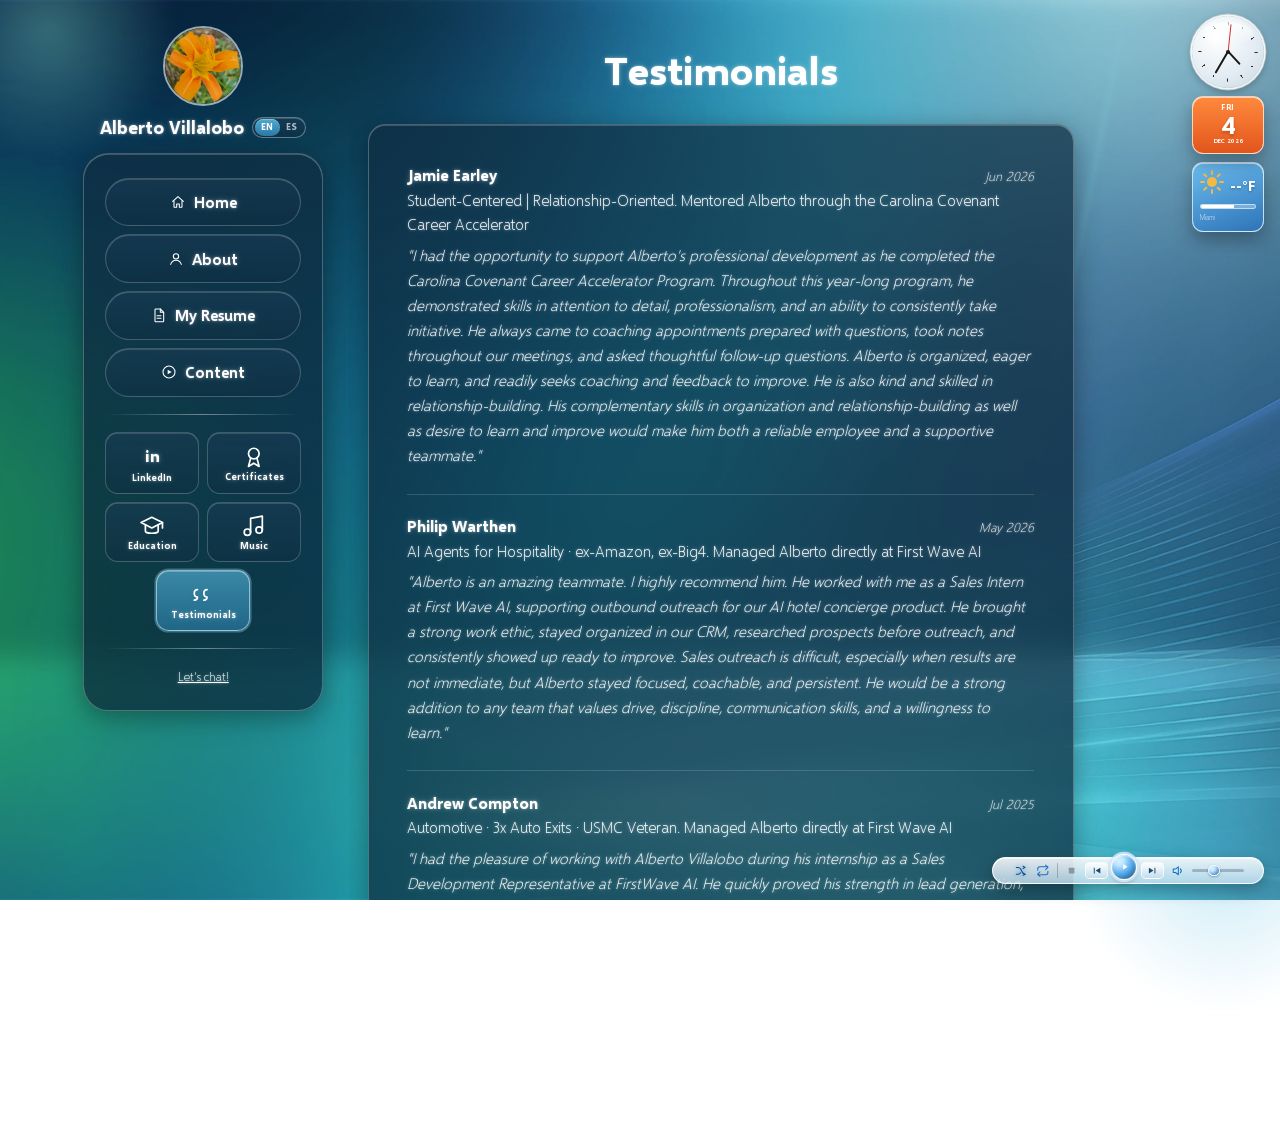
<file: testimonials.html>
<!DOCTYPE html>
<html lang="en">
<head>
  <meta charset="UTF-8">
  <meta name="viewport" content="width=device-width, initial-scale=1.0">
  <title>Testimonials | Alberto Villalobo</title>
  <link rel="icon" href="favicon.ico" sizes="any">
  <link rel="stylesheet" href="style.css">
</head>
<body>

  <div class="bg-orb top" aria-hidden="true"></div>
  <div class="bg-orb bottom" aria-hidden="true"></div>

  <div class="gadget-stack" aria-hidden="true">
    <div class="gadget-clock">
      <div class="ticks"></div>
      <div class="sheen"></div>
      <div class="hand clock-hour"></div>
      <div class="hand clock-min"></div>
      <div class="hand clock-sec"></div>
      <div class="clock-center"></div>
    </div>
    <div class="gadget-tile gadget-calendar">
      <span class="cal-day">--</span>
      <span class="cal-date">--</span>
      <span class="cal-month">--</span>
    </div>
    <div class="gadget-tile gadget-weather">
      <div class="weather-top">
        <span class="weather-icon"><svg viewBox="0 0 24 24" stroke="#f5b942" stroke-width="2" stroke-linecap="round" fill="none"><circle cx="12" cy="12" r="5" fill="#f5b942" stroke="none"/><line x1="12" y1="1" x2="12" y2="4"/><line x1="12" y1="20" x2="12" y2="23"/><line x1="1" y1="12" x2="4" y2="12"/><line x1="20" y1="12" x2="23" y2="12"/><line x1="4.2" y1="4.2" x2="6.3" y2="6.3"/><line x1="17.7" y1="17.7" x2="19.8" y2="19.8"/><line x1="4.2" y1="19.8" x2="6.3" y2="17.7"/><line x1="17.7" y1="6.3" x2="19.8" y2="4.2"/></svg></span>
        <span class="weather-temp">--&deg;</span>
      </div>
      <div class="weather-bar"><div class="weather-bar-fill"></div></div>
      <span class="weather-loc">Miami</span>
    </div>
  </div>

  <div class="media-player" aria-label="Music player">
    <div id="ytPlayerHost" style="position:fixed;left:-9999px;top:-9999px;width:1px;height:1px;overflow:hidden;opacity:0;pointer-events:none;"></div>
    <div class="mp-now-playing" id="mpNowPlaying"></div>
    <div class="mp-bar">
      <button class="mp-flat-icon" id="mpShuffleBtn" title="Shuffle">
        <svg viewBox="0 0 24 24" fill="none" stroke="currentColor" stroke-width="1.8" stroke-linecap="round" stroke-linejoin="round"><path d="M4 6h3.5c2 0 3 1 4 2.5L15.5 16c1 1.5 2 2.5 4 2.5"/><path d="M4 18h3.5c2 0 3-1 4-2.5"/><path d="M16 4l3.5 2-3.5 2"/><path d="M16 20l3.5-2-3.5-2"/></svg>
      </button>
      <button class="mp-flat-icon" id="mpRepeatBtn" title="Repeat">
        <svg viewBox="0 0 24 24" fill="none" stroke="currentColor" stroke-width="1.8" stroke-linecap="round" stroke-linejoin="round"><path d="M17 2l4 4-4 4"/><path d="M3 11V9a4 4 0 0 1 4-4h14"/><path d="M7 22l-4-4 4-4"/><path d="M21 13v2a4 4 0 0 1-4 4H3"/></svg>
      </button>
      <span class="mp-divider"></span>
      <button class="mp-stop-icon" id="mpStopBtn" title="Stop">
        <svg viewBox="0 0 24 24" fill="currentColor"><rect x="6" y="6" width="12" height="12" rx="1"/></svg>
      </button>
      <div class="mp-transport">
        <button class="mp-rect-btn" id="mpPrevBtn" title="Previous">
          <svg viewBox="0 0 24 24" fill="currentColor"><path d="M6 6h2v12H6zM20 6L10 12l10 6z"/></svg>
        </button>
        <button class="mp-play" id="mpPlayBtn" title="Play">
          <svg viewBox="0 0 24 24" fill="currentColor"><path d="M8 5v14l11-7z"/></svg>
        </button>
        <button class="mp-rect-btn" id="mpNextBtn" title="Next">
          <svg viewBox="0 0 24 24" fill="currentColor"><path d="M16 6h2v12h-2zM4 6l10 6-10 6z"/></svg>
        </button>
      </div>
      <button class="mp-flat-icon" id="mpMuteBtn" title="Mute">
        <svg viewBox="0 0 24 24" fill="none" stroke="currentColor" stroke-width="1.8" stroke-linecap="round" stroke-linejoin="round"><path d="M4 9v6h4l5 4V5L8 9H4z"/><path d="M16.5 8.5a5 5 0 0 1 0 7"/></svg>
      </button>
      <input type="range" class="mp-volume" id="mpVolume" min="0" max="100" value="40">
    </div>
  </div>

  <div class="page-shell">
  <div class="sidebar-col">
  <div class="sidebar-brand">
    <img class="sidebar-avatar" src="assets/photo-flower.jpg" alt="Alberto Villalobo">
    <div class="brand-row"><span>Alberto Villalobo</span><button class="lang-toggle" type="button" title="English / Español" aria-label="Switch language: English / Español"><span data-lang="en">EN</span><span data-lang="es">ES</span></button></div>
  </div>

  <aside class="sidebar glass">
    <ul class="sidebar-nav">
      <li><a href="index.html"><svg viewBox="0 0 24 24" fill="none" stroke="currentColor" stroke-width="1.6" stroke-linecap="round" stroke-linejoin="round"><path d="M4 11 12 4l8 7"/><path d="M6 10v9a1 1 0 0 0 1 1h3v-5h4v5h3a1 1 0 0 0 1-1v-9"/></svg><span data-i18n="nav.home">Home</span></a></li>
      <li><a href="about.html"><svg viewBox="0 0 24 24" fill="none" stroke="currentColor" stroke-width="1.6" stroke-linecap="round" stroke-linejoin="round"><circle cx="12" cy="8" r="4"/><path d="M4 20c1.5-4 5-6 8-6s6.5 2 8 6"/></svg><span data-i18n="nav.about">About</span></a></li>
      <li><a href="Alberto_Villalobo_Resume.pdf"><svg viewBox="0 0 24 24" fill="none" stroke="currentColor" stroke-width="1.6" stroke-linecap="round" stroke-linejoin="round"><path d="M7 3h7l5 5v13a1 1 0 0 1-1 1H7a1 1 0 0 1-1-1V4a1 1 0 0 1 1-1Z"/><path d="M14 3v5h5"/><path d="M9 13h6M9 17h6"/></svg><span data-i18n="nav.resume">My Resume</span></a></li>
      <li><a href="content.html"><svg viewBox="0 0 24 24" fill="none" stroke="currentColor" stroke-width="1.6" stroke-linecap="round" stroke-linejoin="round"><circle cx="12" cy="12" r="9"/><path d="M10 8.5v7l6-3.5-6-3.5Z" fill="currentColor" stroke="none"/></svg><span data-i18n="nav.content">Content</span></a></li>
    </ul>

    <div class="divider"></div>

    <div class="utility-grid">
      <a class="utility-tile" href="https://www.linkedin.com/in/villaloboalberto" target="_blank" title="LinkedIn">
        <span class="li-mark">in</span>
        <span class="tile-label" data-i18n="tile.linkedin">LinkedIn</span>
      </a>
      <a class="utility-tile" href="certificates.html" title="Certificates">
        <svg viewBox="0 0 24 24" fill="none" stroke="currentColor" stroke-width="1.6" stroke-linecap="round" stroke-linejoin="round"><circle cx="12" cy="9" r="5"/><path d="M9 13.5 7 21l5-3 5 3-2-7.5"/></svg>
        <span class="tile-label" data-i18n="tile.certificates">Certificates</span>
      </a>
      <a class="utility-tile" href="education.html" title="Education">
        <svg viewBox="0 0 24 24" fill="none" stroke="currentColor" stroke-width="1.6" stroke-linecap="round" stroke-linejoin="round"><path d="M12 4 2 9l10 5 10-5-10-5Z"/><path d="M6 11.5V17c0 1 2.5 2 6 2s6-1 6-2v-5.5"/><path d="M22 9v5"/></svg>
        <span class="tile-label" data-i18n="tile.education">Education</span>
      </a>
      <a class="utility-tile gallery-link" href="gallery.html" title="Gallery">
        <svg viewBox="0 0 24 24" fill="none" stroke="currentColor" stroke-width="1.6" stroke-linecap="round" stroke-linejoin="round"><rect x="3" y="4" width="18" height="16" rx="2"/><circle cx="8.5" cy="9.5" r="1.5"/><path d="M21 16l-5-5-4 4-3-3-6 6"/></svg>
        <span class="tile-label" data-i18n="tile.gallery">Gallery</span>
      </a>
      <a class="utility-tile" href="music.html" title="Music">
        <svg viewBox="0 0 24 24" fill="none" stroke="currentColor" stroke-width="1.6" stroke-linecap="round" stroke-linejoin="round"><path d="M9 18V5l11-2v13"/><circle cx="6" cy="18" r="3"/><circle cx="17" cy="16" r="3"/></svg>
        <span class="tile-label" data-i18n="tile.music">Music</span>
      </a>
      <a class="utility-tile active" href="testimonials.html" title="Testimonials">
        <svg viewBox="0 0 24 24" fill="none" stroke="currentColor" stroke-width="1.6" stroke-linecap="round" stroke-linejoin="round"><path d="M7 8c-2 0-3 1.5-3 3.5S5 15 7 15c0 2-1 3-3 3"/><path d="M16 8c-2 0-3 1.5-3 3.5s1 3.5 3 3.5c0 2-1 3-3 3"/></svg>
        <span class="tile-label" data-i18n="tile.testimonials">Testimonials</span>
      </a>
    </div>

    <div class="divider"></div>

    <div class="sidebar-footer">
      <p><a href="mailto:villaloboalb@gmail.com" data-i18n="footer.chat">Let's chat!</a></p>
    </div>
  </aside>
  </div>

  <main class="main-content">
  <div class="wrapper">

    <header class="main-title">
      <h1 data-i18n="title.testimonials">Testimonials</h1>
    </header>

    <section class="panel glass main-box">
      <div class="resume-content">
        <div class="testimonial">
          <div class="resume-entry-row"><strong>Jamie Earley</strong><span class="date">Jun 2026</span></div>
          <div class="org">Student-Centered | Relationship-Oriented. Mentored Alberto through the Carolina Covenant Career Accelerator</div>
          <p class="quote">"I had the opportunity to support Alberto's professional development as he completed the Carolina Covenant Career Accelerator Program. Throughout this year-long program, he demonstrated skills in attention to detail, professionalism, and an ability to consistently take initiative. He always came to coaching appointments prepared with questions, took notes throughout our meetings, and asked thoughtful follow-up questions. Alberto is organized, eager to learn, and readily seeks coaching and feedback to improve. He is also kind and skilled in relationship-building. His complementary skills in organization and relationship-building as well as desire to learn and improve would make him both a reliable employee and a supportive teammate."</p>
        </div>

        <div class="testimonial">
          <div class="resume-entry-row"><strong>Philip Warthen</strong><span class="date">May 2026</span></div>
          <div class="org">AI Agents for Hospitality · ex-Amazon, ex-Big4. Managed Alberto directly at First Wave AI</div>
          <p class="quote">"Alberto is an amazing teammate. I highly recommend him. He worked with me as a Sales Intern at First Wave AI, supporting outbound outreach for our AI hotel concierge product. He brought a strong work ethic, stayed organized in our CRM, researched prospects before outreach, and consistently showed up ready to improve. Sales outreach is difficult, especially when results are not immediate, but Alberto stayed focused, coachable, and persistent. He would be a strong addition to any team that values drive, discipline, communication skills, and a willingness to learn."</p>
        </div>

        <div class="testimonial">
          <div class="resume-entry-row"><strong>Andrew Compton</strong><span class="date">Jul 2025</span></div>
          <div class="org">Automotive · 3x Auto Exits · USMC Veteran. Managed Alberto directly at First Wave AI</div>
          <p class="quote">"I had the pleasure of working with Alberto Villalobo during his internship as a Sales Development Representative at FirstWave AI. He quickly proved his strength in lead generation, outreach, and CRM management, effectively tracking and nurturing prospects. Alberto consistently identified high-potential leads, communicated clearly, and built strong rapport with prospects. His initiative, adaptability, and attention to detail helped grow our sales pipeline and support team success. He's a motivated, skilled professional who brings energy and results to any sales or business development role. I am confident Alberto will bring the same dedication, skill, and professionalism to any sales or business development role he pursues."</p>
        </div>

        <div class="testimonial">
          <div class="resume-entry-row"><strong>Stephanie Garcia</strong><span class="date">Jul 2025</span></div>
          <div class="org">Associate Director at <a href="https://www.mdc.edu" target="_blank">Miami Dade College</a>. Managed Alberto directly</div>
          <p class="quote">"I've had the pleasure of working with Alberto Villalobo at <a href="https://www.mdc.edu" target="_blank">Miami Dade College</a> Learning Resources, North Campus, where he consistently stood out as a dependable and driven team member. Throughout our time working together, Alberto demonstrated a strong commitment to service, collaboration, and excellence in every task he took on. Whether assisting with daily operations, leading campus tours, or supporting major events like Finn-Con@MDC, Alberto brought professionalism, clarity, and a positive, approachable attitude. Alberto is a dependable and hardworking team member who always makes visitors feel welcome. Alberto leads by example; he's reliable, proactive, and always ready to step up and support his team. He communicates effectively, adapts quickly, and consistently shows initiative. His work ethic and ability to handle responsibilities with care and confidence make him a valuable asset in any environment. Any team would benefit from Alberto's dedication, insight, and collaborative spirit. I'm confident he will continue to make a meaningful impact wherever his path takes him."</p>
        </div>
      </div>
    </section>

  </div>
  </main>
  </div>

  <script>
    function updateGadgets() {
      const now = new Date();
      const est = new Date(now.toLocaleString('en-US', { timeZone: 'America/New_York' }));
      const h = est.getHours() % 12;
      const m = est.getMinutes();
      const s = est.getSeconds();
      const hourDeg = (h + m / 60) * 30;
      const minDeg = (m + s / 60) * 6;
      const secDeg = s * 6;
      document.querySelectorAll('.clock-hour').forEach(el => el.style.transform = `translateX(-50%) rotate(${hourDeg}deg)`);
      document.querySelectorAll('.clock-min').forEach(el => el.style.transform = `translateX(-50%) rotate(${minDeg}deg)`);
      document.querySelectorAll('.clock-sec').forEach(el => el.style.transform = `translateX(-50%) rotate(${secDeg}deg)`);
      const dayName = est.toLocaleString('en-US', { weekday: 'short' }).toUpperCase();
      const monthYear = est.toLocaleString('en-US', { month: 'short', year: 'numeric' });
      document.querySelectorAll('.cal-day').forEach(el => el.textContent = dayName);
      document.querySelectorAll('.cal-date').forEach(el => el.textContent = est.getDate());
      document.querySelectorAll('.cal-month').forEach(el => el.textContent = monthYear);
    }
    updateGadgets();
    setInterval(updateGadgets, 1000);

    async function updateWeather() {
      try {
        const res = await fetch('https://api.open-meteo.com/v1/forecast?latitude=25.7617&longitude=-80.1918&current=temperature_2m&temperature_unit=fahrenheit&timezone=America%2FNew_York');
        const data = await res.json();
        const temp = Math.round(data.current.temperature_2m);
        document.querySelectorAll('.weather-temp').forEach(el => el.textContent = temp + '°F');
      } catch (e) {
        document.querySelectorAll('.weather-temp').forEach(el => el.textContent = '--°F');
      }
    }
    updateWeather();
    setInterval(updateWeather, 900000);
  </script>

  <script src="assets/js/i18n.js"></script>
  <script src="assets/js/links.js"></script>
  <script src="assets/js/fit-scale.js"></script>
  <script src="assets/js/media-player.js"></script>

</body>
</html>
</file>
<file: style.css>
/* ===== Fonts ===== */
@font-face {
  font-family: 'Selawik';
  src: url('assets/fonts/selawik-light.woff2') format('woff2'),
       url('assets/fonts/selawik-light.woff') format('woff');
  font-weight: 300;
  font-style: normal;
  font-display: swap;
}

@font-face {
  font-family: 'Selawik';
  src: url('assets/fonts/selawik-regular.woff2') format('woff2'),
       url('assets/fonts/selawik-regular.woff') format('woff');
  font-weight: 400;
  font-style: normal;
  font-display: swap;
}

@font-face {
  font-family: 'Selawik';
  src: url('assets/fonts/selawik-semibold.woff2') format('woff2'),
       url('assets/fonts/selawik-semibold.woff') format('woff');
  font-weight: 600;
  font-style: normal;
  font-display: swap;
}

@font-face {
  font-family: 'Selawik';
  src: url('assets/fonts/selawik-bold.woff2') format('woff2'),
       url('assets/fonts/selawik-bold.woff') format('woff');
  font-weight: 700;
  font-style: normal;
  font-display: swap;
}

/* ===== Base ===== */
* { box-sizing: border-box; margin: 0; padding: 0; }

html {
  font-size: 19px;
  /* Render the whole site at 80% scale (same effect as browser zoom-out) */
  zoom: 0.8;
}

html, body {
  min-height: 100%;
}

body {
  font-family: 'Selawik', 'Corbel', 'Segoe UI', 'Poppins', Arial, sans-serif;
  font-weight: 300;
  line-height: 1.6;
  color: #ffffff;
  text-shadow: 0 0 3px rgba(255,255,255,0.45), 0 0 8px rgba(255,255,255,0.25);
  background-image: url('assets/bg.jpg');
  background-size: cover;
  background-position: center;
  background-attachment: fixed;
  background-repeat: no-repeat;
}

.wrapper {
  max-width: 1080px;
  margin: 0 auto;
  padding: 0 24px 150px;
}

a { color: inherit; }
/* links.js removes the email link's href, which drops the default link underline; restore it */
:where(a[data-href]) { cursor: pointer; text-decoration: underline; }

/* ===== Glass panel base ===== */
.glass {
  background: linear-gradient(180deg, rgba(15,45,65,0.72) 0%, rgba(8,30,50,0.68) 100%);
  backdrop-filter: blur(14px);
  -webkit-backdrop-filter: blur(14px);
  border: 1px solid rgba(255,255,255,0.25);
  border-radius: 22px;
  box-shadow:
    0 8px 32px rgba(0,0,0,0.35),
    inset 0 1px 0 rgba(255,255,255,0.25);
}

/* ===== Page shell (floating sidebar + panel group) ===== */
.bg-orb {
  position: fixed;
  border-radius: 50%;
  filter: blur(10px);
  pointer-events: none;
  z-index: 0;
}

.bg-orb.top {
  top: -120px;
  left: -100px;
  width: 320px;
  height: 320px;
  background: radial-gradient(circle, rgba(140,240,210,0.35), transparent 70%);
}

.bg-orb.bottom {
  bottom: -140px;
  right: -120px;
  width: 380px;
  height: 380px;
  background: radial-gradient(circle, rgba(90,190,230,0.3), transparent 70%);
}

.page-shell {
  position: relative;
  z-index: 1;
  display: flex;
  align-items: flex-start;
  gap: 32px;
  max-width: 1440px;
  margin: 48px auto;
  padding: 0 24px;
}

.sidebar-col {
  flex: 0 0 300px;
  width: 300px;
  display: flex;
  flex-direction: column;
  gap: 20px;
}

.sidebar {
  display: flex;
  flex-direction: column;
  gap: 32px;
  padding: 40px 28px;
  border-radius: 32px;
}

.sidebar-brand {
  display: flex;
  flex-direction: column;
  align-items: center;
  gap: 10px;
  text-align: center;
}

.sidebar-avatar {
  width: 100px;
  height: 100px;
  border-radius: 50%;
  object-fit: cover;
  border: 3px solid rgba(255,255,255,0.6);
}

.sidebar-brand span {
  font-weight: 700;
  font-size: 1.15rem;
}

.sidebar-nav {
  list-style: none;
  display: flex;
  flex-direction: column;
  gap: 10px;
}

.sidebar-nav a {
  display: flex;
  align-items: center;
  justify-content: center;
  gap: 10px;
  width: 100%;
  text-decoration: none;
  color: #ffffff;
  font-weight: 600;
  font-size: 1rem;
  padding: 14px 22px;
  border-radius: 999px;
  background: linear-gradient(180deg, rgba(25,60,85,0.6) 0%, rgba(15,45,65,0.5) 100%);
  border: 1px solid rgba(255,255,255,0.2);
  box-shadow: inset 0 1px 0 rgba(255,255,255,0.2);
}

.sidebar-nav a svg {
  width: 20px;
  height: 20px;
  flex: 0 0 auto;
}

.sidebar-nav a:hover {
  background: linear-gradient(180deg, rgba(35,75,100,0.7) 0%, rgba(20,55,80,0.6) 100%);
}

.sidebar-nav a.active {
  background: linear-gradient(180deg, rgba(90,190,230,0.6) 0%, rgba(50,140,190,0.55) 100%);
  border-color: rgba(255,255,255,0.5);
  box-shadow: inset 0 1px 0 rgba(255,255,255,0.35), 0 0 0 2px rgba(140,220,255,0.35);
}

.sidebar .divider {
  margin: 0;
}

/* Flex-wrap (not grid) so an odd tile left over on the last row is centered */
.utility-grid {
  --tile-cols: 2;
  --tile-gap: 10px;
  display: flex;
  flex-wrap: wrap;
  justify-content: center;
  gap: var(--tile-gap);
}

.utility-tile {
  flex: 0 0 calc((100% - (var(--tile-cols) - 1) * var(--tile-gap)) / var(--tile-cols));
  display: flex;
  flex-direction: column;
  align-items: center;
  justify-content: center;
  gap: 4px;
  padding: 12px 6px;
  border-radius: 16px;
  background: linear-gradient(180deg, rgba(25,60,85,0.6) 0%, rgba(15,45,65,0.5) 100%);
  border: 1px solid rgba(255,255,255,0.2);
  box-shadow: inset 0 1px 0 rgba(255,255,255,0.2);
  color: #ffffff;
  text-decoration: none;
}

.utility-tile .tile-label {
  font-size: 0.62rem;
  font-weight: 600;
  text-align: center;
  line-height: 1.1;
}

.utility-tile:hover {
  background: linear-gradient(180deg, rgba(35,75,100,0.7) 0%, rgba(20,55,80,0.6) 100%);
}

.utility-tile.active {
  background: linear-gradient(180deg, rgba(90,190,230,0.6) 0%, rgba(50,140,190,0.55) 100%);
  border-color: rgba(255,255,255,0.5);
  box-shadow: inset 0 1px 0 rgba(255,255,255,0.35), 0 0 0 2px rgba(140,220,255,0.35);
}

.utility-tile svg {
  width: 32px;
  height: 32px;
}

.utility-tile .li-mark {
  font-weight: 700;
  font-size: 1.1rem;
}

.sidebar-footer {
  margin-top: auto;
  text-align: center;
  font-size: 0.8rem;
  display: flex;
  flex-direction: column;
  gap: 4px;
}

.main-content {
  flex: 1;
  min-width: 0;
}

@media (min-width: 901px) {
  .main-content {
    padding-right: 130px;
  }
}

/* ===== Narrow screens: sidebar collapses into a compact nav above the content ===== */
@media (max-width: 900px) {
  .page-shell {
    flex-direction: column;
    /* stretch so the content column matches the screen width instead of its widest child */
    align-items: stretch;
    margin: 20px auto;
    padding: 0 16px;
    gap: 16px;
  }

  .sidebar-col {
    width: 100%;
    max-width: 560px;
    flex: 0 0 auto;
    position: static;
    align-self: center;
    gap: 12px;
  }

  .sidebar-brand {
    flex-direction: row;
    justify-content: center;
    gap: 14px;
  }

  .sidebar-avatar {
    width: 56px;
    height: 56px;
  }

  .sidebar {
    padding: 16px;
    gap: 12px;
    border-radius: 24px;
  }

  .sidebar .divider {
    display: none;
  }

  .sidebar-footer {
    flex-direction: row;
    justify-content: center;
    gap: 16px;
  }

  /* Main pages: 2x2 pills */
  .sidebar-nav {
    display: grid;
    grid-template-columns: repeat(2, 1fr);
    gap: 8px;
  }

  .sidebar-nav a {
    padding: 10px 12px;
    font-size: 0.9rem;
    gap: 8px;
  }

  .sidebar-nav a svg {
    width: 18px;
    height: 18px;
  }

  /* Secondary pages: small 3-column tiles */
  .utility-grid {
    --tile-cols: 3;
    --tile-gap: 8px;
  }

  .utility-tile {
    padding: 8px 4px;
    border-radius: 12px;
  }

  .utility-tile svg {
    width: 22px;
    height: 22px;
  }

  .utility-tile .li-mark {
    font-size: 0.9rem;
    line-height: 22px;
  }

  .utility-tile .tile-label {
    font-size: 0.58rem;
  }

  .wrapper {
    padding-bottom: 24px;
  }
}

/* ===== Gallery (temporarily disabled) =====
   Hides every link to gallery.html site-wide. gallery.html and assets/gallery/
   are untouched. To relaunch the gallery, delete this rule. */
.gallery-link {
  display: none !important;
}

/* ===== Hero ===== */
.hero {
  padding: 56px 40px 40px;
  margin: 24px 0;
  text-align: center;
  display: flex;
  flex-direction: column;
  align-items: center;
  gap: 28px;
}

.hero h1 {
  font-size: 3rem;
  margin-bottom: 12px;
  color: #ffffff;
}

.hero p {
  font-size: 1.25rem;
  color: #ffffff;
  max-width: 680px;
  margin: 0 auto;
}

/* ===== CTA buttons (solid, hard shadow) ===== */
.cta-btn {
  display: inline-block;
  margin-top: 18px;
  padding: 12px 26px;
  border-radius: 999px;
  text-decoration: none;
  font-weight: 700;
  color: #06263f;
  text-shadow: none;
  background: linear-gradient(180deg, #8ff0d0 0%, #3ecf8e 100%);
  border: 1px solid rgba(6,38,63,0.15);
  box-shadow: 3px 3px 0 rgba(6,38,63,0.35);
}

.cta-btn:hover {
  background: linear-gradient(180deg, #9ff7db 0%, #4bdf9d 100%);
}

/* ===== Bubble (glass panel behind hero text) ===== */
.bubble {
  padding: 36px 48px;
  border-radius: 44px;
}

/* ===== Stacked layout (photo on top, single-column text below) ===== */
.stack {
  display: flex;
  flex-direction: column;
  align-items: center;
  text-align: center;
  gap: 20px;
}

.hero .hero-text {
  max-width: 480px;
  margin: 0 auto;
}

.panel .stack {
  margin-top: 4px;
}

.panel .stack .hero-text {
  max-width: 560px;
}

.photo-placeholder {
  flex: 0 0 auto;
  display: flex;
  align-items: center;
  justify-content: center;
  background: linear-gradient(180deg, rgba(25,60,85,0.5) 0%, rgba(10,35,55,0.45) 100%);
  border: 2px dashed rgba(255,255,255,0.35);
  font-size: 0.85rem;
  font-weight: 600;
}

.photo-placeholder.circle {
  width: 220px;
  height: 220px;
  border-radius: 50%;
}

.photo-placeholder.square {
  width: 240px;
  height: 240px;
  border-radius: 24px;
}

img.photo-placeholder {
  object-fit: cover;
  border: 3px solid rgba(255,255,255,0.85);
  box-shadow:
    0 0 0 3px rgba(90,220,255,0.6),
    0 0 16px rgba(90,220,255,0.55),
    0 6px 20px rgba(0,0,0,0.35);
}

/* ===== About page (portrait carousel + text columns) ===== */
.about-columns {
  display: flex;
  flex-wrap: wrap;
  align-items: flex-start;
  gap: 40px;
}

.about-text {
  flex: 1;
  min-width: 0;
  text-align: left;
}

.about-text .greeting {
  font-size: 1.4rem;
  font-weight: 700;
  margin-bottom: 12px;
}

.about-text p {
  margin-bottom: 4px;
  line-height: 1.45;
}

.photo-carousel.portrait {
  width: 300px;
  aspect-ratio: 3 / 4;
  flex: 0 0 auto;
}

@media (max-width: 700px) {
  .about-columns {
    flex-direction: column;
    align-items: center;
  }

  .about-text {
    text-align: center;
  }
}

/* ===== Gadget stack (clock / calendar / weather, top-right) ===== */
.gadget-stack {
  position: fixed;
  top: 20px;
  right: 20px;
  z-index: 5;
  display: flex;
  flex-direction: column;
  align-items: center;
  gap: 10px;
}

.gadget-tile {
  width: 90px;
  border-radius: 14px;
  padding: 9px;
  background: rgba(215,230,242,0.7);
  border: 1px solid rgba(255,255,255,0.7);
  box-shadow:
    0 10px 22px rgba(0,0,0,0.3),
    inset 0 1px 0 rgba(255,255,255,0.85);
}

.gadget-clock {
  position: relative;
  width: 90px;
  height: 90px;
  border-radius: 50%;
  background: radial-gradient(circle at 35% 30%, #ffffff, #e4edf3 55%, #c7d6e0 100%);
  box-shadow:
    0 0 0 2px #f4f7fa,
    0 0 0 3px #b9c4cc,
    0 4px 10px rgba(0,0,0,0.35);
}

.gadget-clock .ticks {
  position: absolute;
  inset: 6px;
  border-radius: 50%;
  background: repeating-conic-gradient(from 0deg, #2a2a2a 0deg 2deg, transparent 2deg 30deg);
  -webkit-mask-image: radial-gradient(circle, transparent 60%, black 61%, black 67%, transparent 68%);
  mask-image: radial-gradient(circle, transparent 60%, black 61%, black 67%, transparent 68%);
}

.gadget-clock .sheen {
  position: absolute;
  top: 8%;
  left: 15%;
  width: 70%;
  height: 32%;
  background: linear-gradient(180deg, rgba(255,255,255,0.85), rgba(255,255,255,0));
  border-radius: 50%;
  filter: blur(2px);
  pointer-events: none;
}

.gadget-clock .hand {
  position: absolute;
  left: 50%;
  bottom: 50%;
  transform-origin: bottom center;
  background: #1a1a1a;
  border-radius: 2px;
}

.gadget-clock .clock-hour {
  width: 3px;
  height: 22px;
}

.gadget-clock .clock-min {
  width: 2px;
  height: 31px;
}

.gadget-clock .clock-sec {
  width: 1px;
  height: 35px;
  background: #d5322c;
}

.gadget-clock .clock-center {
  position: absolute;
  left: 50%;
  top: 50%;
  width: 5px;
  height: 5px;
  border-radius: 50%;
  background: #1a1a1a;
  transform: translate(-50%, -50%);
}

.gadget-calendar {
  padding-top: 9px;
  text-align: center;
  background: linear-gradient(180deg, #ff8a3d 0%, #e2551c 100%);
  position: relative;
}

.gadget-calendar .cal-day {
  display: block;
  color: #fff;
  font-size: 0.5rem;
  font-weight: 700;
  letter-spacing: 0.06em;
  line-height: 1;
  text-shadow: none;
}

.gadget-calendar .cal-date {
  display: block;
  color: #fff;
  font-size: 1.6rem;
  font-weight: 700;
  line-height: 1;
  padding: 1px 0;
  text-shadow: 0 2px 4px rgba(0,0,0,0.2);
}

.gadget-calendar .cal-month {
  display: block;
  color: #fff;
  font-size: 0.42rem;
  font-weight: 700;
  padding-bottom: 2px;
  text-transform: uppercase;
  opacity: 0.9;
  line-height: 1;
  text-shadow: none;
}

.gadget-weather {
  background: linear-gradient(160deg, #6cbdf0 0%, #2d74b8 100%);
}

.weather-top {
  display: flex;
  align-items: center;
  justify-content: space-between;
  gap: 6px;
}

.gadget-weather svg {
  width: 30px;
  height: 30px;
  flex: 0 0 auto;
}

.gadget-weather .weather-temp {
  color: #ffffff;
  font-weight: 700;
  font-size: 0.95rem;
  text-shadow: 0 1px 3px rgba(0,0,0,0.3);
}

.weather-bar {
  margin-top: 5px;
  height: 6px;
  border-radius: 3px;
  background: rgba(255,255,255,0.3);
  border: 1px solid rgba(255,255,255,0.55);
  overflow: hidden;
}

.weather-bar-fill {
  height: 100%;
  width: 62%;
  background: #ffffff;
}

.gadget-weather .weather-loc {
  display: block;
  margin-top: 4px;
  color: #ffffff;
  font-size: 0.46rem;
  opacity: 0.85;
  text-shadow: none;
}

@media (max-width: 900px) {
  .gadget-stack {
    display: none;
  }
}

/* ===== Media player (bottom-right, site-wide) ===== */
.media-player {
  position: fixed;
  bottom: 20px;
  right: 20px;
  z-index: 6;
  display: flex;
  flex-direction: column;
  align-items: center;
  gap: 20px;
  width: 340px;
}

.mp-now-playing {
  width: 100%;
  font-size: 0.62rem;
  font-weight: 600;
  color: #ffffff;
  text-align: center;
  white-space: normal;
  overflow: visible;
  line-height: 1.3;
}

.mp-bar {
  display: flex;
  flex-wrap: nowrap;
  align-items: center;
  justify-content: center;
  gap: 8px;
  width: 100%;
  height: 34px;
  padding: 0 16px;
  border-radius: 999px;
  background: linear-gradient(180deg, rgba(255,255,255,0.88) 0%, rgba(205,228,245,0.78) 100%);
  border: 1px solid rgba(255,255,255,0.85);
  box-shadow: 0 8px 20px rgba(0,0,0,0.28), inset 0 1px 0 rgba(255,255,255,0.9);
  overflow: visible;
}

.mp-flat-icon {
  flex: 0 0 auto;
  display: flex;
  align-items: center;
  justify-content: center;
  width: 20px;
  height: 20px;
  background: none;
  border: none;
  color: #1a6fc4;
  cursor: pointer;
}

.mp-flat-icon.mp-active {
  color: #0a4a8f;
}

.mp-flat-icon.mp-active svg {
  filter: drop-shadow(0 0 3px rgba(26,111,196,0.7));
}

.mp-flat-icon svg {
  width: 17px;
  height: 17px;
}

.mp-stop-icon {
  flex: 0 0 auto;
  display: flex;
  align-items: center;
  justify-content: center;
  width: 18px;
  height: 18px;
  background: none;
  border: none;
  color: #8a97a3;
  cursor: pointer;
}

.mp-stop-icon svg {
  width: 14px;
  height: 14px;
}

.mp-divider {
  flex: 0 0 auto;
  width: 1px;
  height: 18px;
  background: rgba(6,38,63,0.25);
}

.mp-transport {
  display: flex;
  align-items: center;
  gap: 6px;
}

.mp-rect-btn {
  flex: 0 0 auto;
  width: 28px;
  height: 22px;
  border-radius: 6px;
  display: flex;
  align-items: center;
  justify-content: center;
  border: 1px solid rgba(255,255,255,0.75);
  background: linear-gradient(180deg, rgba(255,255,255,0.9) 0%, rgba(200,220,235,0.65) 100%);
  color: #1a4a6e;
  cursor: pointer;
}

.mp-rect-btn:hover {
  background: linear-gradient(180deg, #ffffff 0%, rgba(210,230,245,0.85) 100%);
}

.mp-rect-btn svg {
  width: 14px;
  height: 14px;
}

.mp-play {
  flex: 0 0 auto;
  width: 30px;
  height: 30px;
  margin-top: -8px;
  border-radius: 50%;
  display: flex;
  align-items: center;
  justify-content: center;
  border: none;
  background: radial-gradient(circle at 30% 25%, #d6f0ff 0%, #bfe6ff 18%, #4fa6e8 55%, #123a5e 100%);
  box-shadow:
    0 0 0 1.5px rgba(255,255,255,0.85),
    0 0 0 4px rgba(214,232,247,0.85),
    0 3px 8px rgba(0,0,0,0.35),
    inset 0 1px 2px rgba(255,255,255,0.9);
  color: #ffffff;
  cursor: pointer;
}

.mp-play svg {
  width: 12px;
  height: 12px;
}

.mp-volume {
  -webkit-appearance: none;
  appearance: none;
  width: 64px;
  height: 4px;
  background: rgba(6,38,63,0.25);
  border-radius: 2px;
  outline: none;
}

.mp-volume::-webkit-slider-thumb {
  -webkit-appearance: none;
  width: 14px;
  height: 14px;
  border-radius: 50%;
  background: radial-gradient(circle at 30% 25%, #d6f0ff 0%, #bfe6ff 30%, #1665b0 100%);
  border: 1px solid #ffffff;
  box-shadow: 0 1px 3px rgba(0,0,0,0.35);
  cursor: pointer;
}

.mp-volume::-moz-range-thumb {
  width: 14px;
  height: 14px;
  border-radius: 50%;
  background: radial-gradient(circle at 30% 25%, #d6f0ff 0%, #bfe6ff 30%, #1665b0 100%);
  border: 1px solid #ffffff;
  box-shadow: 0 1px 3px rgba(0,0,0,0.35);
  cursor: pointer;
}

/* Hidden on narrow screens (must come after the base .media-player rule to win) */
@media (max-width: 900px) {
  .media-player {
    display: none;
  }
}

/* ===== Journey (chronological story with marginal carousels) ===== */
.journey {
  display: flex;
  flex-direction: column;
  gap: 36px;
  text-align: left;
}

.journey-row {
  display: flex;
  flex-wrap: wrap;
  align-items: center;
  gap: 28px;
}

.journey-row.reverse {
  flex-direction: row-reverse;
}

.journey-row.center {
  flex-direction: column;
  align-items: stretch;
  text-align: center;
}

.journey-row.center .journey-text {
  text-align: center;
}

.journey-carousel {
  position: relative;
  overflow: hidden;
  border-radius: 18px;
  flex: 0 0 auto;
  border: 3px solid rgba(255,255,255,0.85);
  box-shadow:
    0 0 0 3px rgba(90,220,255,0.6),
    0 0 16px rgba(90,220,255,0.55),
    0 6px 20px rgba(0,0,0,0.35);
}

.journey-carousel.landscape {
  width: 220px;
  aspect-ratio: 16 / 9;
}

.journey-carousel.portrait {
  width: 150px;
  aspect-ratio: 3 / 4;
}

.journey-carousel.wide {
  width: 100%;
  aspect-ratio: 16 / 7;
}

.journey-text {
  flex: 1;
  min-width: 0;
}

.journey-text p {
  margin: 0;
  line-height: 1.5;
}

/* ===== Photo carousel (About section) ===== */
.photo-carousel {
  position: relative;
  overflow: hidden;
  width: 560px;
  max-width: 100%;
  aspect-ratio: 16 / 9;
  border-radius: 24px;
  flex: 0 0 auto;
  border: 3px solid rgba(255,255,255,0.85);
  box-shadow:
    0 0 0 3px rgba(90,220,255,0.6),
    0 0 16px rgba(90,220,255,0.55),
    0 6px 20px rgba(0,0,0,0.35);
}

.carousel-slide {
  position: absolute;
  inset: 0;
  width: 100%;
  height: 100%;
  object-fit: cover;
  opacity: 0;
  transition: opacity 1.2s ease;
}

.carousel-slide.active {
  opacity: 1;
}

/* ===== Sections ===== */
section.panel {
  padding: 48px;
  margin: 0 0 28px;
}

section.panel h2 {
  font-size: 1.7rem;
  margin-bottom: 20px;
  color: #ffffff;
}

section.panel p {
  margin-bottom: 12px;
}

/* ===== Main box (title / mascot+text) ===== */
.main-title {
  text-align: center;
  margin-bottom: 28px;
}

.main-title h1 {
  font-size: 2.6rem;
}

.main-title p {
  margin-top: 8px;
  font-size: 1.05rem;
  opacity: 0.9;
}

.divider {
  height: 1px;
  margin: 28px 0;
  background: linear-gradient(90deg, transparent, rgba(255,255,255,0.4), transparent);
}

.main-text {
  max-width: 720px;
  margin: 0 auto;
  text-align: center;
}

.main-text p {
  margin-bottom: 4px;
}

.welcome-span {
  font-weight: 700;
  font-size: 1.2rem;
}

.mascot-row {
  display: flex;
  justify-content: center;
  margin: 0 0 32px;
}

.mascot-image-container {
  position: relative;
  display: inline-block;
  /* Let the 560px carousel shrink on narrow screens instead of overflowing */
  min-width: 0;
  max-width: 100%;
}

.speech-bubble-container {
  position: absolute;
  top: -16px;
  right: -16px;
  max-width: 220px;
  z-index: 2;
}

.speech-bubble {
  background: rgba(255,255,255,0.95);
  color: #06263f;
  text-shadow: none;
  font-size: 0.85rem;
  font-weight: 600;
  padding: 10px 14px;
  border-radius: 14px;
  box-shadow: 0 6px 16px rgba(0,0,0,0.25);
  position: relative;
}

.speech-bubble:after {
  content: "";
  position: absolute;
  left: 24px;
  bottom: -8px;
  border-width: 8px 8px 0 8px;
  border-style: solid;
  border-color: rgba(255,255,255,0.95) transparent transparent transparent;
}

@media (max-width: 700px) {
  .speech-bubble-container {
    position: static;
    max-width: none;
    margin-bottom: 10px;
  }

  .speech-bubble:after {
    display: none;
  }

  .mascot-row {
    flex-direction: column;
    align-items: center;
  }
}

/* ===== Dictionary-style definition block ===== */
.dictionary-entry {
  text-align: left;
}

.word-row {
  display: flex;
  align-items: baseline;
  gap: 12px;
  flex-wrap: wrap;
}

.word-row .word {
  font-size: 1.6rem;
  font-weight: 700;
  font-style: italic;
}

.word-row .pos {
  font-size: 0.85rem;
  font-style: italic;
  opacity: 0.8;
}

.pronunciation {
  font-size: 0.9rem;
  font-style: italic;
  opacity: 0.85;
  margin: 6px 0 16px;
}

.definition-list {
  margin: 0 0 16px 20px;
}

.definition-list li {
  margin-bottom: 8px;
}

.examples {
  margin: 8px 0 0 20px;
  font-style: italic;
  opacity: 0.85;
  font-size: 0.92rem;
}

.examples li {
  margin-bottom: 4px;
}

.dictionary-note {
  border-top: 1px solid rgba(255,255,255,0.25);
  padding-top: 16px;
  margin-top: 4px;
  font-size: 0.95rem;
}

/* ===== Resume page ===== */
.resume-content {
  text-align: left;
}

.resume-header {
  display: flex;
  justify-content: space-between;
  align-items: center;
  flex-wrap: wrap;
  gap: 16px;
  margin-bottom: 8px;
}

.resume-header h2 {
  font-size: 1.4rem;
}

.resume-header p {
  font-size: 0.9rem;
  opacity: 0.9;
}

.resume-section {
  margin-top: 28px;
}

.resume-content > .resume-section:first-child {
  margin-top: 0;
}

.resume-section h3 {
  font-size: 1.05rem;
  text-transform: uppercase;
  letter-spacing: 0.04em;
  padding-bottom: 8px;
  margin-bottom: 14px;
  border-bottom: 1px solid rgba(255,255,255,0.3);
}

.resume-entry {
  margin-bottom: 16px;
}

.resume-entry-row {
  display: flex;
  justify-content: space-between;
  align-items: baseline;
  flex-wrap: wrap;
  gap: 8px;
}

.resume-entry-row .date {
  font-size: 0.85rem;
  font-style: italic;
  opacity: 0.85;
}

.resume-entry .org {
  font-style: italic;
  font-size: 0.9rem;
  opacity: 0.9;
  margin-bottom: 6px;
}

.resume-entry ul {
  margin: 0;
  padding-left: 20px;
}

.resume-entry ul li {
  margin-bottom: 4px;
  font-size: 0.92rem;
}

.awards-list {
  padding-left: 20px;
}

.awards-list li {
  margin-bottom: 6px;
}

.skills-list p {
  margin-bottom: 8px;
}

.testimonial {
  margin-bottom: 24px;
  padding-bottom: 20px;
  border-bottom: 1px solid rgba(255,255,255,0.15);
}

.testimonial:last-child {
  border-bottom: none;
  margin-bottom: 0;
  padding-bottom: 0;
}

.testimonial .quote {
  margin-top: 8px;
  font-style: italic;
  line-height: 1.65;
}

.download-btn {
  display: inline-block;
  padding: 12px 26px;
  border-radius: 999px;
  text-decoration: none;
  font-weight: 700;
  color: #06263f;
  text-shadow: none;
  background: linear-gradient(180deg, rgba(255,255,255,0.85) 0%, rgba(130,215,220,0.55) 100%);
  border: 1px solid rgba(255,255,255,0.8);
  box-shadow:
    0 6px 16px rgba(10,60,90,0.25),
    inset 0 1px 0 rgba(255,255,255,0.9);
}

.download-btn:hover {
  background: linear-gradient(180deg, rgba(255,255,255,0.95) 0%, rgba(110,205,215,0.65) 100%);
}

/* ===== Content page: category filters ===== */
.filters {
  display: flex;
  gap: 10px;
  margin-bottom: 24px;
  flex-wrap: wrap;
}

.filter-btn {
  padding: 8px 18px;
  border-radius: 999px;
  border: 1px solid rgba(255,255,255,0.7);
  background: linear-gradient(180deg, rgba(255,255,255,0.6) 0%, rgba(170,220,240,0.35) 100%);
  cursor: pointer;
  font-size: 0.9rem;
  font-weight: 600;
  color: #0a2540;
  text-shadow: none;
  box-shadow: inset 0 1px 0 rgba(255,255,255,0.8);
}

.filter-btn.active {
  background: linear-gradient(180deg, rgba(120,225,235,0.9) 0%, rgba(60,170,200,0.85) 100%);
  color: #06263f;
  border-color: rgba(255,255,255,0.9);
}

/* ===== Content grid ===== */
.grid {
  display: grid;
  grid-template-columns: repeat(auto-fill, minmax(340px, 1fr));
  gap: 18px;
  align-items: start;
}

.card {
  text-decoration: none;
  color: #ffffff;
  border-radius: 18px;
  overflow: hidden;
  background: linear-gradient(180deg, rgba(15,45,65,0.7) 0%, rgba(8,30,50,0.6) 100%);
  backdrop-filter: blur(10px);
  -webkit-backdrop-filter: blur(10px);
  border: 1px solid rgba(255,255,255,0.25);
  box-shadow:
    0 6px 18px rgba(0,0,0,0.3),
    inset 0 1px 0 rgba(255,255,255,0.25);
}

.card .instagram-media {
  margin: 0 auto !important;
  width: 100% !important;
  border-radius: 0 0 18px 18px;
}

.card .video-embed {
  position: relative;
  width: 100%;
  aspect-ratio: 16 / 9;
}

.card .video-embed iframe,
.card .video-embed video {
  position: absolute;
  inset: 0;
  width: 100%;
  height: 100%;
  border: none;
  border-radius: 0 0 18px 18px;
}

.card .video-embed video {
  background: #000;
  object-fit: contain;
}

.card .title {
  padding: 12px 14px 14px;
  font-size: 0.95rem;
  font-weight: 600;
}

.card .category-tag {
  display: inline-block;
  font-size: 0.72rem;
  font-weight: 700;
  color: #ffffff;
  padding: 12px 14px 0;
  text-transform: uppercase;
  letter-spacing: 0.03em;
}

/* ===== Gallery (masonry grid + lightbox) ===== */
.masonry-grid {
  column-count: 3;
  column-gap: 16px;
}

.masonry-item {
  break-inside: avoid;
  margin-bottom: 16px;
  border-radius: 14px;
  overflow: hidden;
  cursor: pointer;
  border: 1px solid rgba(255,255,255,0.25);
  box-shadow: 0 6px 16px rgba(0,0,0,0.3);
}

.masonry-item img {
  display: block;
  width: 100%;
}

@media (max-width: 900px) {
  .masonry-grid {
    column-count: 2;
  }
}

@media (max-width: 560px) {
  .masonry-grid {
    column-count: 1;
  }
}

.lightbox-overlay {
  display: none;
  position: fixed;
  inset: 0;
  background: rgba(5,15,25,0.92);
  z-index: 50;
  align-items: center;
  justify-content: center;
}

.lightbox-overlay.open {
  display: flex;
}

.lightbox-img {
  max-width: 88vw;
  max-height: 80vh;
  border-radius: 12px;
  box-shadow: 0 10px 40px rgba(0,0,0,0.6);
}

.lightbox-caption {
  position: absolute;
  bottom: 32px;
  left: 0;
  right: 0;
  text-align: center;
  color: #ffffff;
  font-size: 0.95rem;
}

.lightbox-close,
.lightbox-arrow {
  position: absolute;
  display: flex;
  align-items: center;
  justify-content: center;
  border-radius: 50%;
  background: rgba(15,45,65,0.7);
  border: 1px solid rgba(255,255,255,0.3);
  color: #ffffff;
  cursor: pointer;
}

.lightbox-close {
  top: 24px;
  right: 28px;
  width: 42px;
  height: 42px;
  font-size: 1.3rem;
}

.lightbox-arrow {
  top: 50%;
  transform: translateY(-50%);
  width: 48px;
  height: 48px;
  font-size: 1.5rem;
}

.lightbox-prev {
  left: 20px;
}

.lightbox-next {
  right: 20px;
}

/* ===== Empty-state placeholder ===== */
.empty-state {
  text-align: center;
  padding: 40px 20px;
  opacity: 0.85;
}

@media (max-width: 700px) {
  section.panel.main-box {
    padding: 32px 20px;
  }
}

@media (max-width: 900px) {
  /* About journey: stack each row and show photos full width */
  .journey-row,
  .journey-row.reverse {
    flex-direction: column;
    align-items: center;
  }

  .journey-text {
    text-align: center;
  }

  .journey-carousel.landscape,
  .journey-carousel.portrait {
    width: 100%;
  }

  .journey-carousel.portrait {
    max-width: 420px;
  }
}

/* ===== Desktop: page is fixed; only the right-hand content column scrolls ===== */
@media (min-width: 901px) {
  html,
  body {
    height: 100%;
    overflow: hidden;
  }

  .page-shell {
    position: fixed;
    inset: 0;
    margin: 0 auto;
    align-items: stretch;
  }

  /* Sized to always fit (see assets/js/fit-scale.js), so no scrolling here */
  .sidebar-col {
    position: static;
    padding: 32px 0 16px;
    gap: 14px;
  }

  .sidebar {
    gap: 22px;
    padding: 30px 26px;
  }

  .fit-screen .wrapper {
    padding-bottom: 72px;
  }

  .main-content {
    padding-top: 48px;
    overflow-y: auto;
    scrollbar-width: thin;
    scrollbar-color: rgba(255,255,255,0.35) transparent;
  }

  .main-content.fit-screen {
    padding-top: 32px;
  }
}

/* ===== Language toggle (EN / ES, next to the name; see assets/js/i18n.js) ===== */
.brand-row {
  display: flex;
  align-items: center;
  gap: 10px;
}

.lang-toggle {
  display: inline-flex;
  padding: 2px;
  border-radius: 999px;
  border: 1px solid rgba(255,255,255,0.35);
  background: linear-gradient(180deg, rgba(25,60,85,0.6) 0%, rgba(15,45,65,0.5) 100%);
  box-shadow: inset 0 1px 0 rgba(255,255,255,0.2);
  font: inherit;
  cursor: pointer;
}

.lang-toggle span {
  padding: 1px 8px;
  border-radius: 999px;
  font-size: 0.6rem;
  font-weight: 700;
  color: #ffffff;
  opacity: 0.65;
}

html:not([lang="es"]) .lang-toggle [data-lang="en"],
html[lang="es"] .lang-toggle [data-lang="es"] {
  opacity: 1;
  background: linear-gradient(180deg, rgba(90,190,230,0.85) 0%, rgba(50,140,190,0.8) 100%);
  box-shadow: inset 0 1px 0 rgba(255,255,255,0.4);
}

.lang-toggle:hover span {
  opacity: 1;
}
</file>
